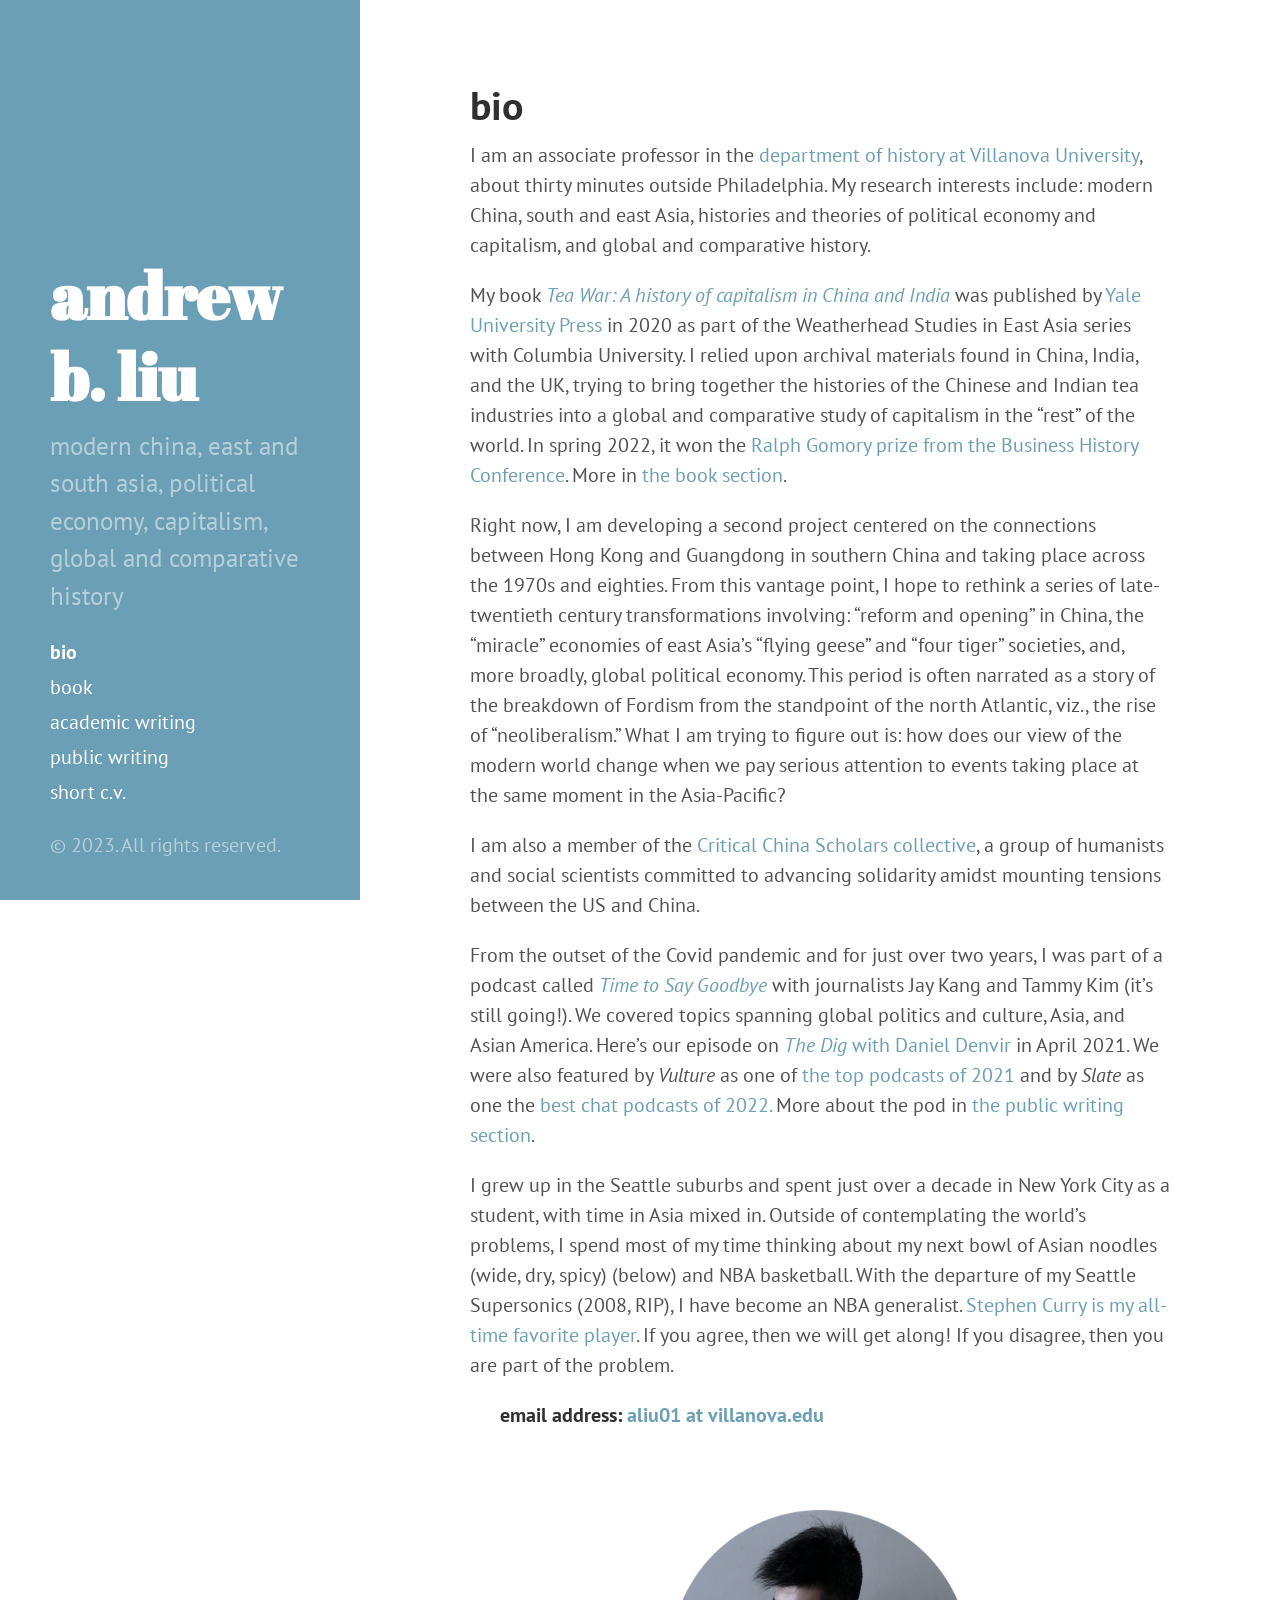
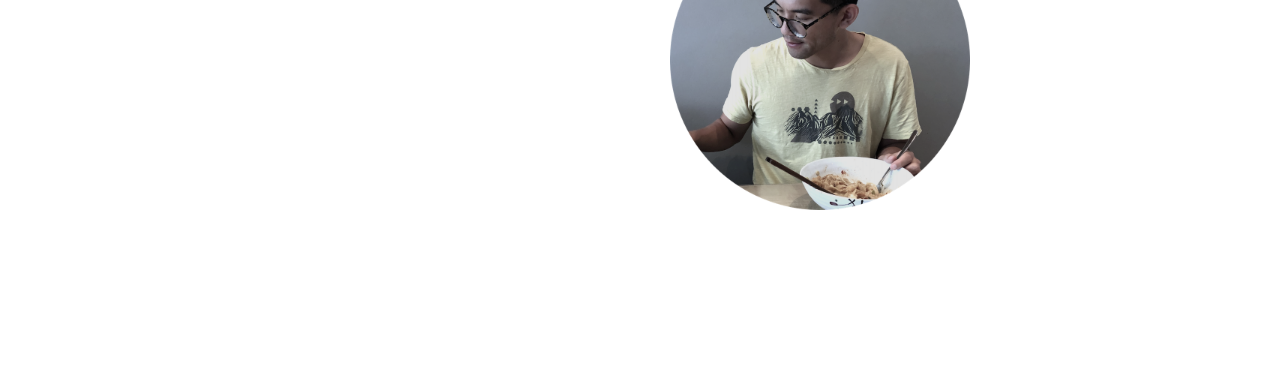
<file: index.html>
<!DOCTYPE html>
<html lang="en-us">

  <head>
  <meta charset="UTF-8">
  <meta http-equiv="X-UA-Compatible" content="IE=edge">
  <meta http-equiv="content-type" content="text/html; charset=utf-8">

  <!-- Enable responsiveness on mobile devices-->
  <meta name="viewport" content="width=device-width, initial-scale=1.0, maximum-scale=1">

  <title>
    
      bio &middot; andrew b. liu
    
  </title>

  <!-- CSS -->
  <link rel="stylesheet" href="/styles.css">
  <link rel="stylesheet" href="http://fonts.googleapis.com/css?family=PT+Sans:400,400italic,700|Abril+Fatface">

  <!-- Icons -->
  <link rel="shortcut icon" href="">

  <!-- RSS -->
  <link rel="alternate" type="application/rss+xml" title="andrew b. liu" href="/atom.xml">
</head>

  <meta name="description" content="andrew andy b. liu historian history villanova tea china capitalism india asia">
  
  <body class="theme-base-0d">

    <div class="sidebar">
  <div class="container sidebar-sticky">
    <div class="sidebar-about">
      <h1>
        <a href="/">
          andrew b. liu
        </a>
      </h1>
      <p class="lead">modern china, east and south asia, political economy, capitalism, global and comparative history</p>
    </div>

    <nav class="sidebar-nav">
      <a class="sidebar-nav-item active" href="/">bio</a>
      <a class="sidebar-nav-item" href="/book/">book</a>

      

      
      
        
          
        
      
        
          
            <a class="sidebar-nav-item" href="/articles/">academic writing</a>
          
        
      
        
      
        
          
        
      
        
          
        
      
        
          
            <a class="sidebar-nav-item" href="/public/">public writing</a>
          
        
      
        
          
            <a class="sidebar-nav-item" href="/shortcv/">short c.v.</a>
          
        
      
        
      
    </nav>

    <p>&copy; 2023. All rights reserved.</p>
  </div>
</div>

    <div class="content container">
      <div class="page">
  <h1 class="page-title">bio</h1>
  <p>I am an associate professor in the <a href="https://www1.villanova.edu/university/liberal-arts-sciences/programs/history.html">department of history at Villanova University</a>, about thirty minutes outside Philadelphia. My research interests include: modern China, south and east Asia, histories and theories of political economy and capitalism, and global and comparative history.</p>

<p>My book <a href="/book/"><em>Tea War: A history of capitalism in China and India</em></a> was published by <a href="https://yalebooks.yale.edu/book/9780300243734/tea-war">Yale University Press</a> in 2020 as part of the Weatherhead Studies in East Asia series with Columbia University. I relied upon archival materials found in China, India, and the UK, trying to bring together the histories of the Chinese and Indian tea industries into a global and comparative study of capitalism in the “rest” of the world. In spring 2022, it won the <a href="https://thebhc.org/sites/default/files/blog-post-files/2022-04/2022BHcawards.pdf">Ralph Gomory prize from the Business History Conference</a>. More in <a href="/book/">the book section</a>.</p>

<p>Right now, I am developing a second project centered on the connections between Hong Kong and Guangdong in southern China and taking place across the 1970s and eighties. From this vantage point, I hope to rethink a series of late-twentieth century transformations involving: “reform and opening” in China, the “miracle” economies of east Asia’s “flying geese” and “four tiger” societies, and, more broadly, global political economy. This period is often narrated as a story of the breakdown of Fordism from the standpoint of the north Atlantic, viz., the rise of “neoliberalism.” What I am trying to figure out is: how does our view of the modern world change when we pay serious attention to events taking place at the same moment in the Asia-Pacific?</p>

<p>I am also a member of the <a href="https://criticalchinascholars.org/">Critical China Scholars collective</a>, a group of humanists and social scientists committed to advancing solidarity amidst mounting tensions between the US and China.</p>

<p>From the outset of the Covid pandemic and for just over two years, I was part of a podcast called <a href="https://goodbye.substack.com/"><em>Time to Say Goodbye</em></a> with journalists Jay Kang and Tammy Kim (it’s still going!). We covered topics spanning global politics and culture, Asia, and Asian America. Here’s our episode on <a href="https://www.thedigradio.com/podcast/asian-america-w-andy-liu-jay-caspian-kang-tammy-kim/"><em>The Dig</em> with Daniel Denvir</a> in April 2021. We were also featured by <em>Vulture</em> as one of <a href="https://www.vulture.com/article/best-podcasts-of-2021.html">the top podcasts of 2021</a> and by <em>Slate</em> as one the <a href="https://slate.com/culture/2022/12/best-podcasts-2022-chat-comedy-history-politics.html">best chat podcasts of 2022.</a> More about the pod in <a href="/public/">the public writing section</a>.</p>

<p>I grew up in the Seattle suburbs and spent just over a decade in New York City as a student, with time in Asia mixed in. Outside of contemplating the world’s problems, I spend most of my time thinking about my next bowl of Asian noodles (wide, dry, spicy) (below) and NBA basketball. With the departure of my Seattle Supersonics (2008, RIP), I have become an NBA generalist. <a href="https://www.nplusonemag.com/online-only/online-only/stephen-curry-and-the-spirit-of-history/">Stephen Curry is my all-time favorite player</a>. If you agree, then we will get along! If you disagree, then you are part of the problem.</p>

<p>      <strong>email address: <a href="mailto:aliu01@villanova.edu">aliu01 at villanova.edu</a></strong>
<br /><br /><br /></p>

<p align="center">
  <img width="300" height="300" src="/assets/faded noodle circles.png" />
</p>


</div>
    </div>

  </body>
</html>
</file>
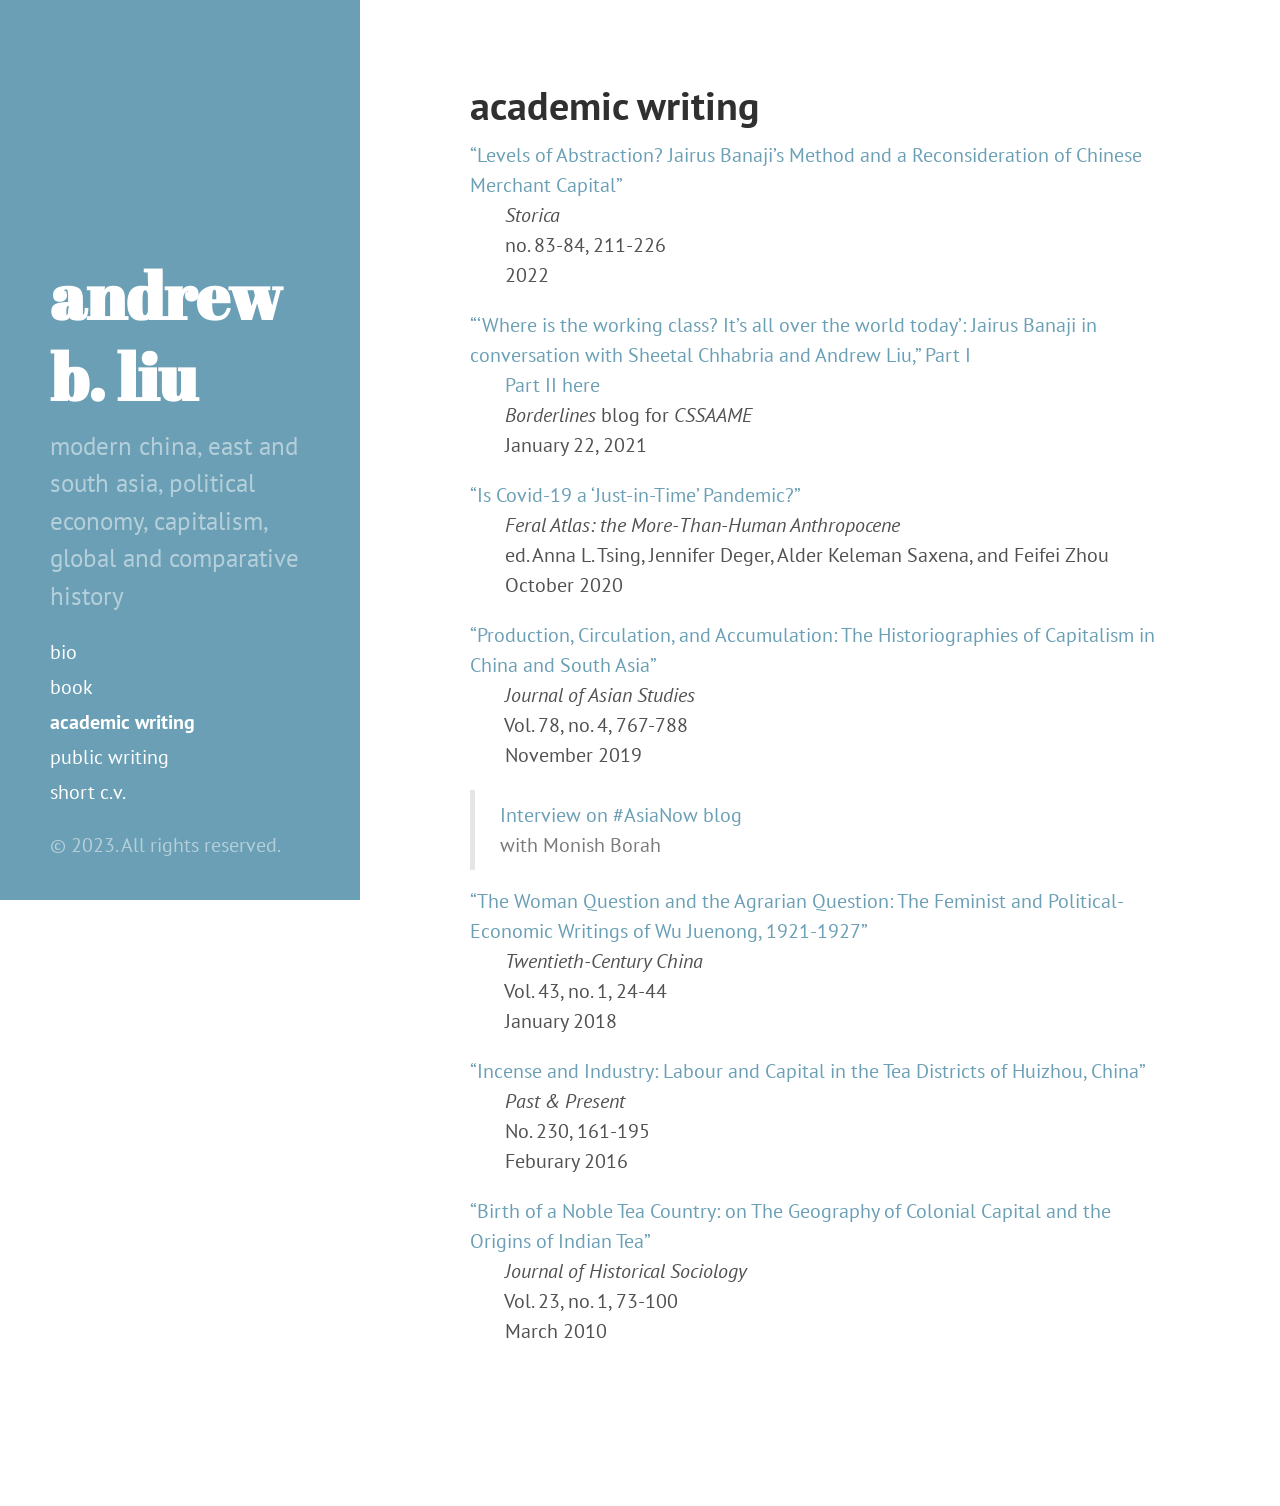
<file: articles/index.html>
<!DOCTYPE html>
<html lang="en-us">

  <head>
  <meta charset="UTF-8">
  <meta http-equiv="X-UA-Compatible" content="IE=edge">
  <meta http-equiv="content-type" content="text/html; charset=utf-8">

  <!-- Enable responsiveness on mobile devices-->
  <meta name="viewport" content="width=device-width, initial-scale=1.0, maximum-scale=1">

  <title>
    
      academic writing &middot; andrew b. liu
    
  </title>

  <!-- CSS -->
  <link rel="stylesheet" href="/styles.css">
  <link rel="stylesheet" href="http://fonts.googleapis.com/css?family=PT+Sans:400,400italic,700|Abril+Fatface">

  <!-- Icons -->
  <link rel="shortcut icon" href="">

  <!-- RSS -->
  <link rel="alternate" type="application/rss+xml" title="andrew b. liu" href="/atom.xml">
</head>

  <meta name="description" content="andrew andy b. liu historian history villanova tea china capitalism india asia">
  
  <body class="theme-base-0d">

    <div class="sidebar">
  <div class="container sidebar-sticky">
    <div class="sidebar-about">
      <h1>
        <a href="/">
          andrew b. liu
        </a>
      </h1>
      <p class="lead">modern china, east and south asia, political economy, capitalism, global and comparative history</p>
    </div>

    <nav class="sidebar-nav">
      <a class="sidebar-nav-item" href="/">bio</a>
      <a class="sidebar-nav-item" href="/book/">book</a>

      

      
      
        
          
        
      
        
          
            <a class="sidebar-nav-item active" href="/articles/">academic writing</a>
          
        
      
        
      
        
          
        
      
        
          
        
      
        
          
            <a class="sidebar-nav-item" href="/public/">public writing</a>
          
        
      
        
          
            <a class="sidebar-nav-item" href="/shortcv/">short c.v.</a>
          
        
      
        
      
    </nav>

    <p>&copy; 2023. All rights reserved.</p>
  </div>
</div>

    <div class="content container">
      <div class="page">
  <h1 class="page-title">academic writing</h1>
  <p><a href="https://www.viella.it/download/7299/4042cd4fe0ac/storica-83-84-forum.pdf">“Levels of Abstraction? Jairus Banaji’s Method and a Reconsideration of Chinese Merchant Capital”</a><br />
       <em>Storica</em><br />
       no. 83-84, 211-226 <br />
       2022</p>

<p><a href="https://www.borderlines-cssaame.org/posts/2021/1/18/where-is-the-working-class-its-all-over-the-world-today">“‘Where is the working class? It’s all over the world today’: Jairus Banaji in conversation with Sheetal Chhabria and Andrew Liu,” Part I</a><br />
       <a href="https://www.borderlines-cssaame.org/posts/2021/1/18/part-ii-where-is-the-working-class-its-all-over-the-world-today">Part II here</a><br />
       <em>Borderlines</em> blog for <em>CSSAAME</em>  <br />
        January 22, 2021</p>

<p><a href="https://feralatlas.supdigital.org/poster/is-covid-19-a-just-in-time-pandemic">“Is Covid-19 a ‘Just-in-Time’ Pandemic?”</a><br />
       <em>Feral Atlas: the More-Than-Human Anthropocene</em> <br />
       ed. Anna L. Tsing, Jennifer Deger, Alder Keleman Saxena, and Feifei Zhou<br />
       October 2020</p>

<p><a href="/assets/ABL%20JAS%202019.pdf">“Production, Circulation, and Accumulation: The Historiographies of Capitalism in China and South Asia”</a><br />
        <em>Journal of Asian Studies</em><br />
        Vol. 78, no. 4, 767-788<br />
        November 2019</p>

<blockquote>
  <p><a href="https://www.asianstudies.org/production-circulation-and-accumulation-andrew-liu-on-the-historiographies-of-capitalism-in-china-and-south-asia/">Interview on #AsiaNow blog</a> <br />
with Monish Borah</p>
</blockquote>

<p><a href="/assets/ABL%20TCC%202018.pdf">“The Woman Question and the Agrarian Question: The Feminist and Political-Economic Writings of Wu Juenong, 1921-1927”</a><br />
        <em>Twentieth-Century China</em><br />
        Vol. 43, no. 1, 24-44<br />
        January 2018</p>

<p><a href="/assets/ABL%20PP%202016.pdf">“Incense and Industry: Labour and Capital in the Tea Districts of Huizhou, China”</a><br />
        <em>Past &amp; Present</em><br />
        No. 230, 161-195<br />
        Feburary 2016</p>

<p><a href="/assets/ABL%20JOHS%202010.pdf">“Birth of a Noble Tea Country: on The Geography of Colonial Capital and the Origins of Indian Tea”</a><br />
        <em>Journal of Historical Sociology</em><br />
        Vol. 23, no. 1, 73-100<br />
        March 2010</p>


</div>
    </div>

  </body>
</html>
</file>
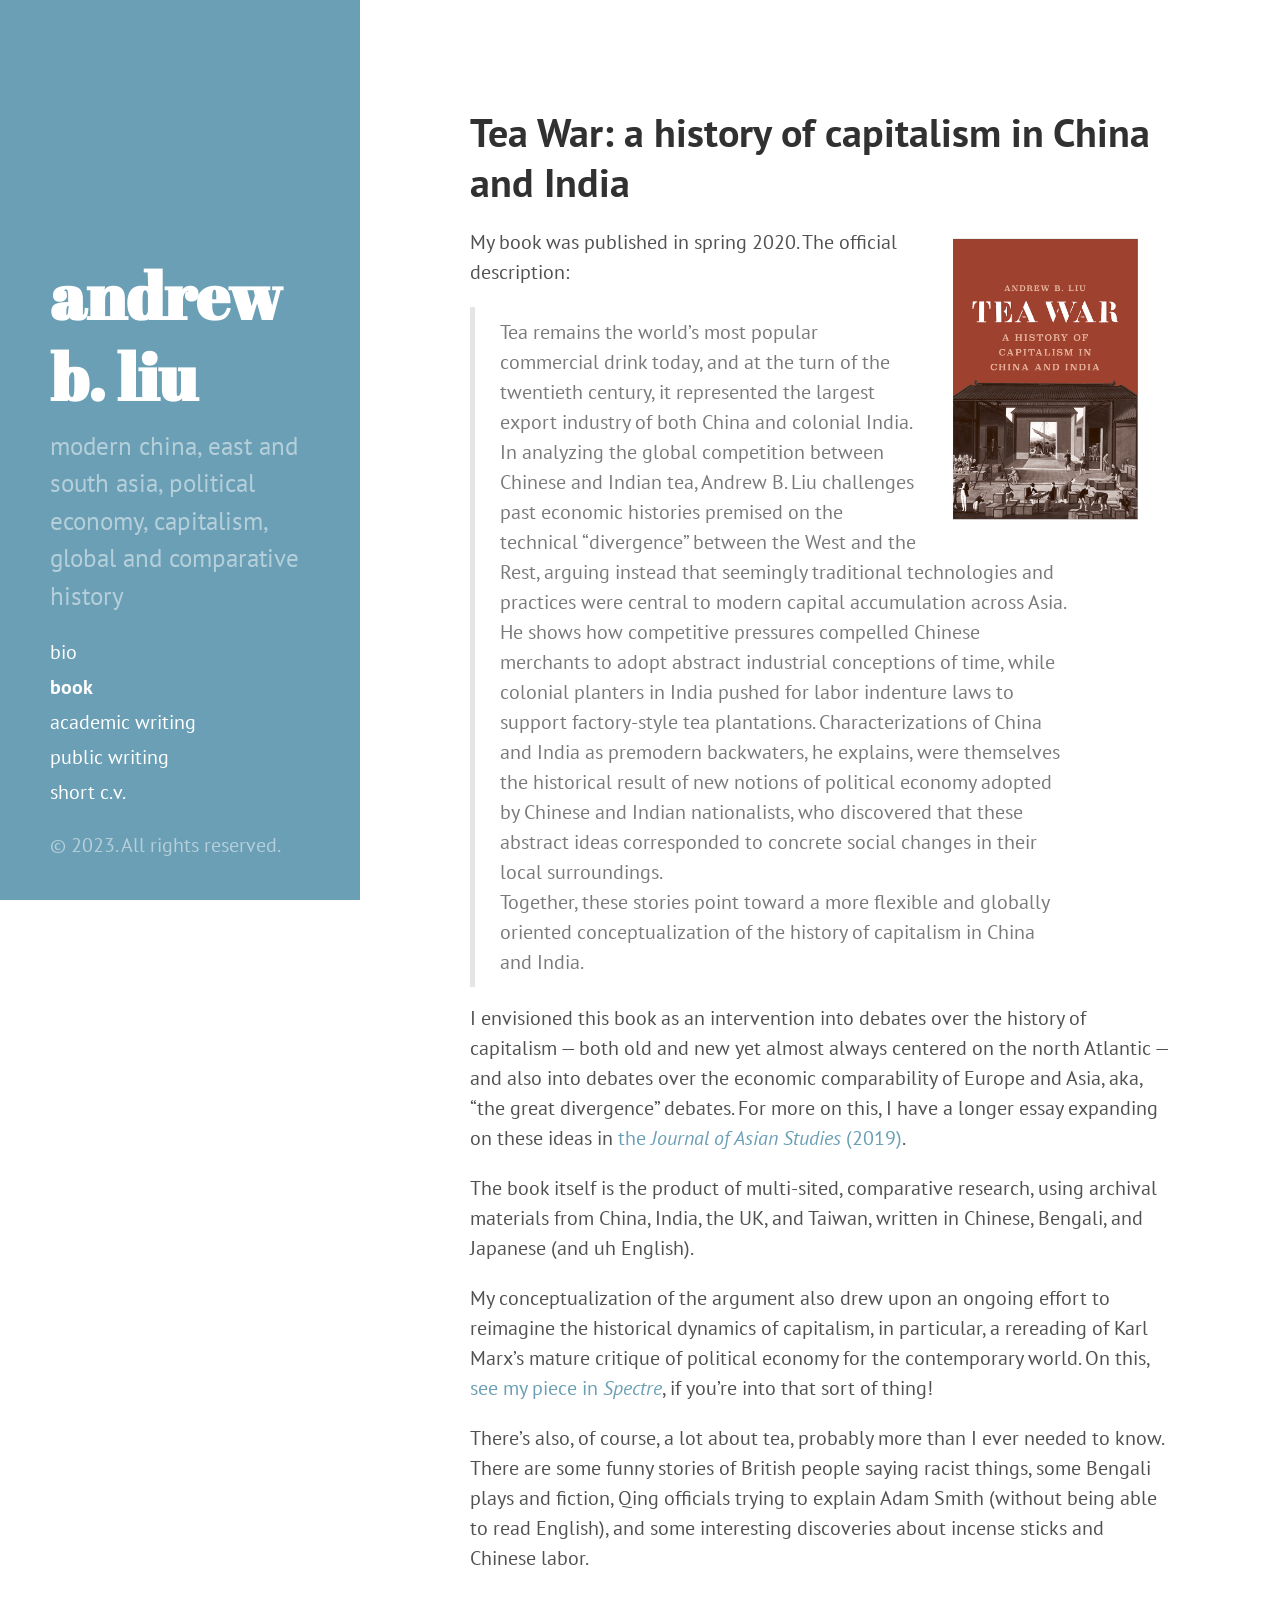
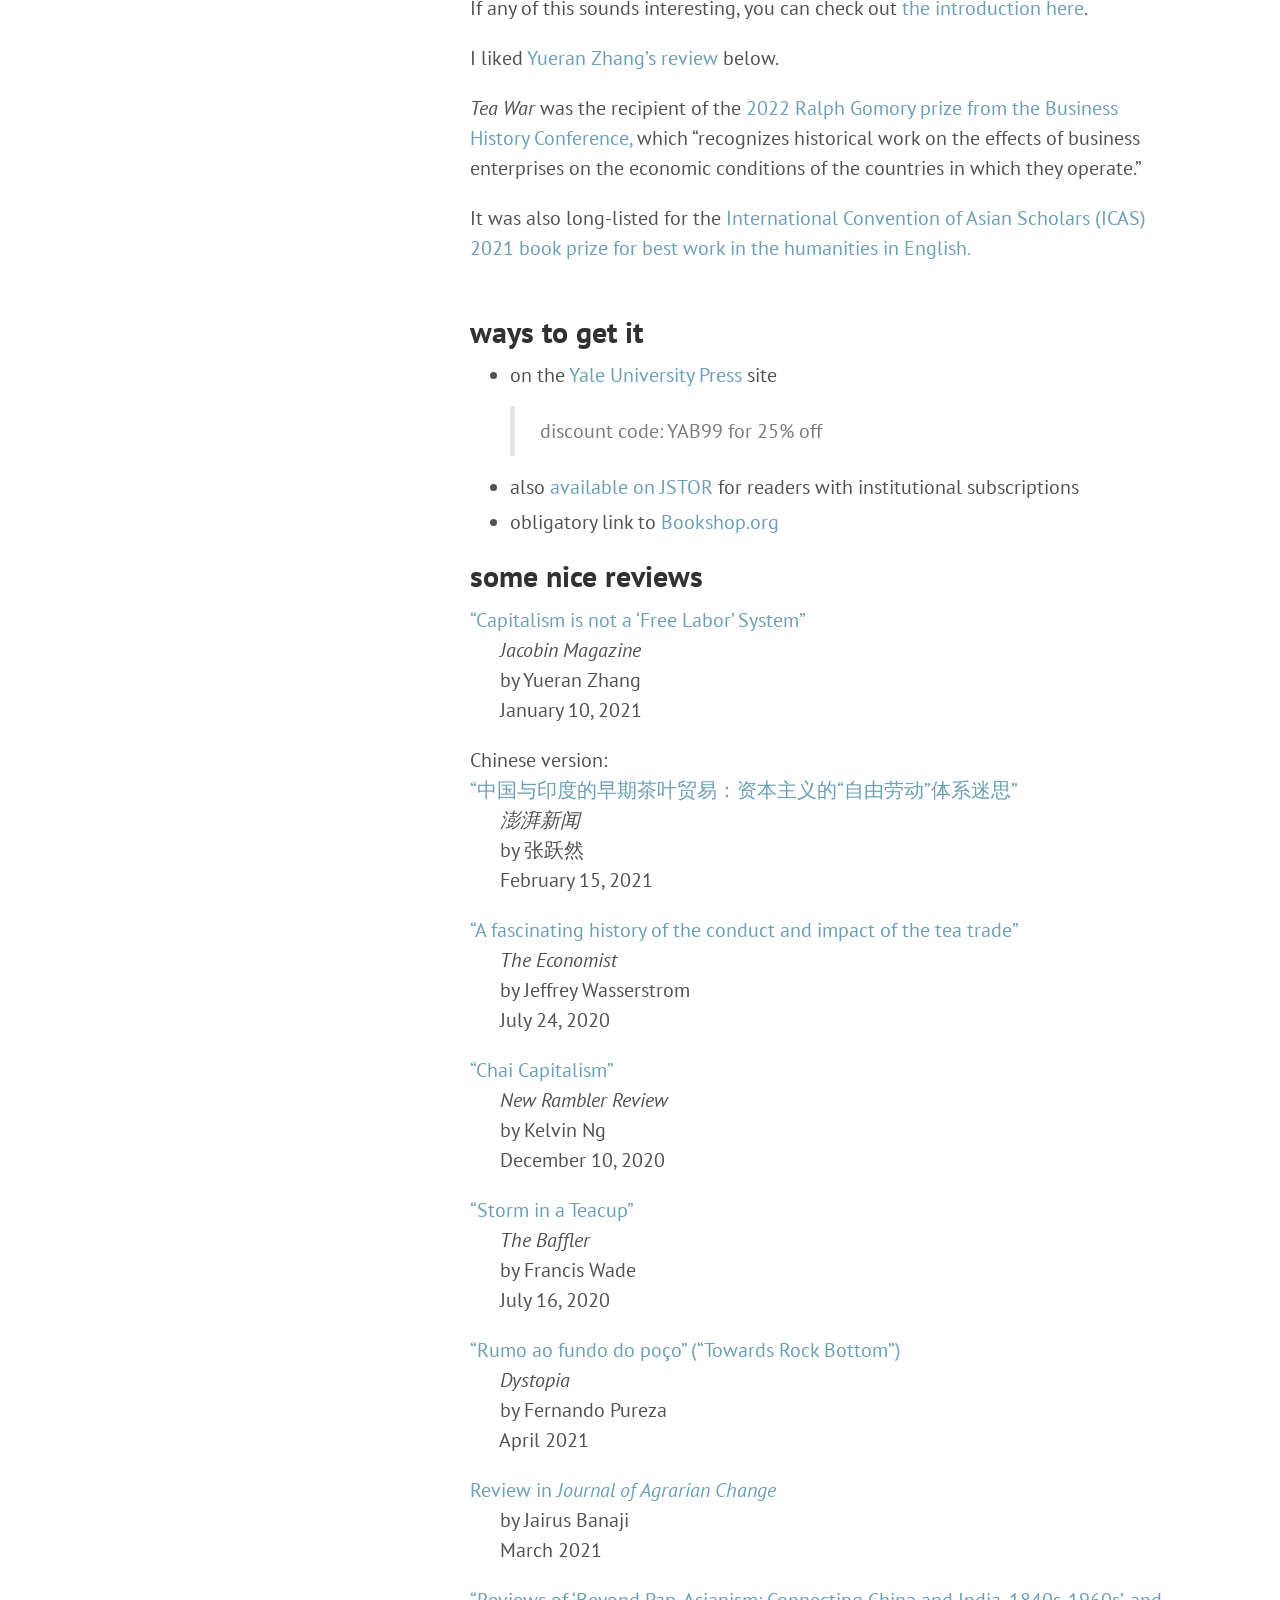
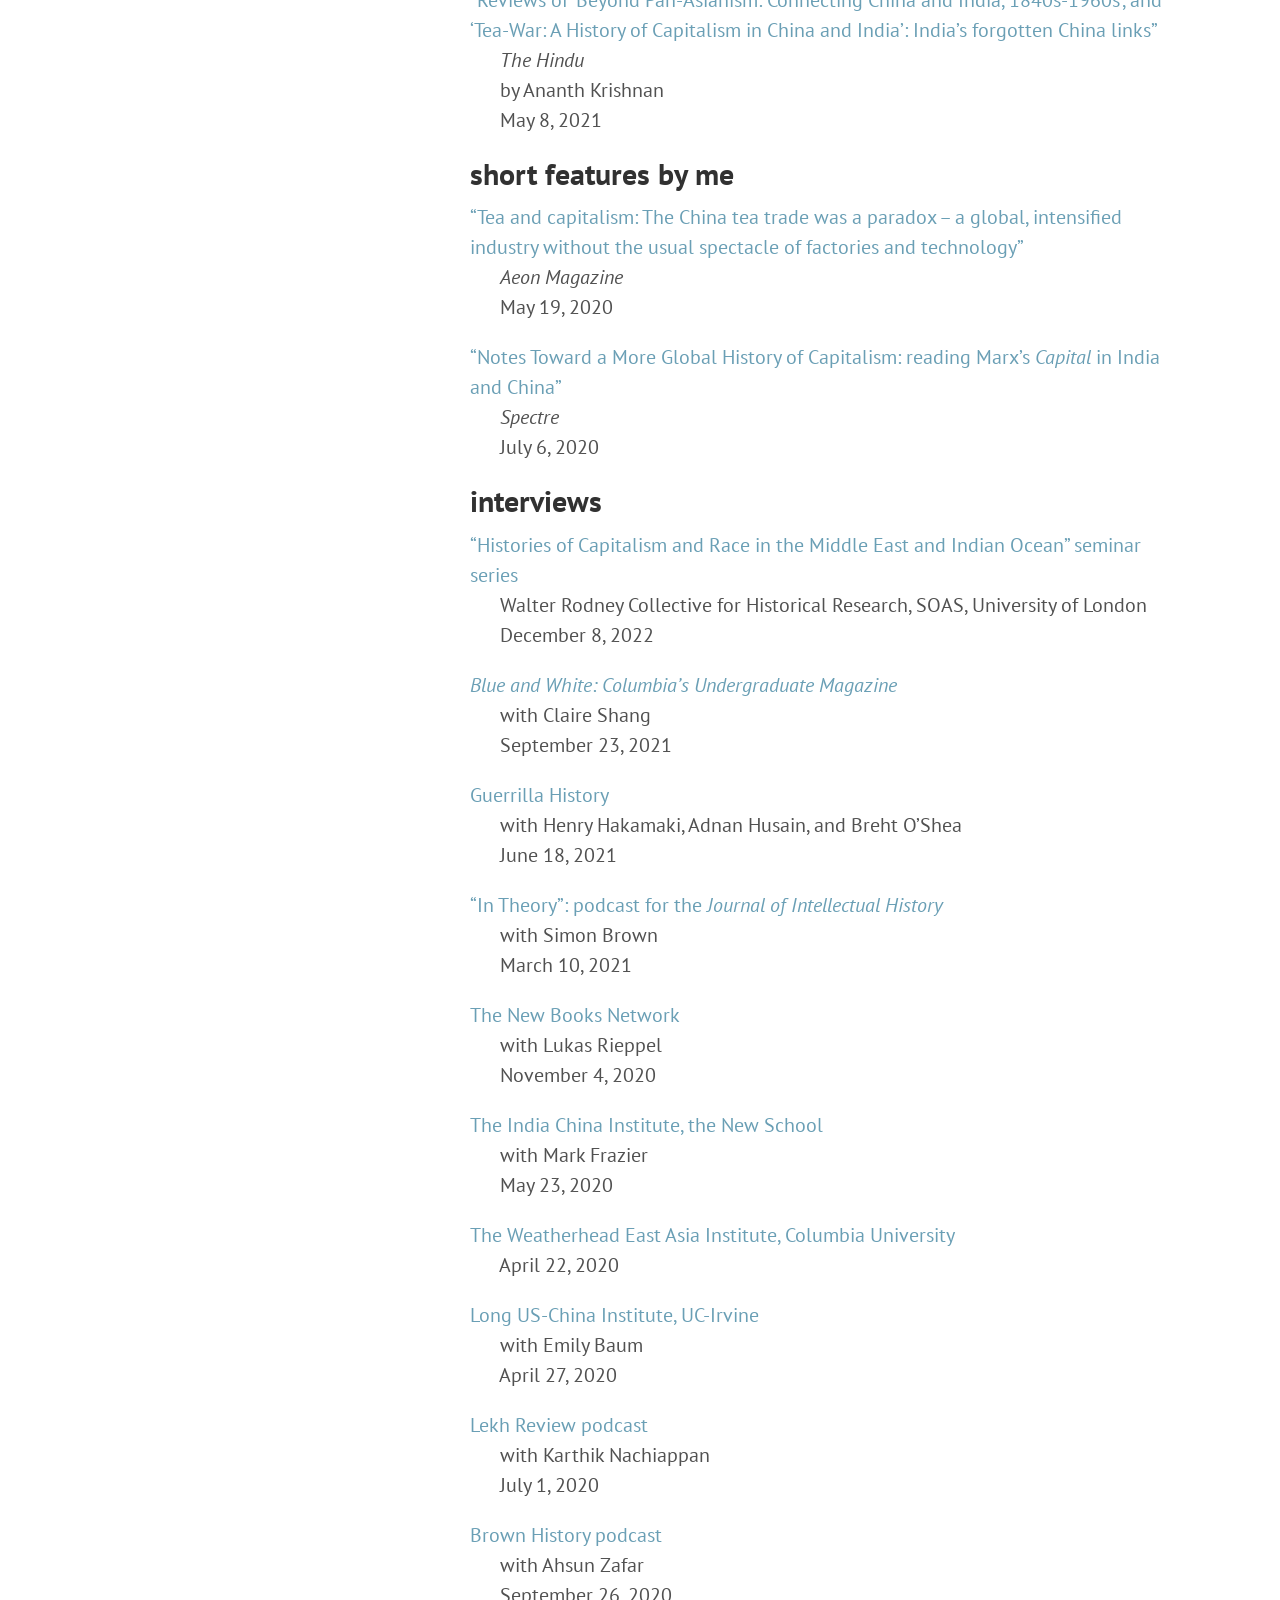
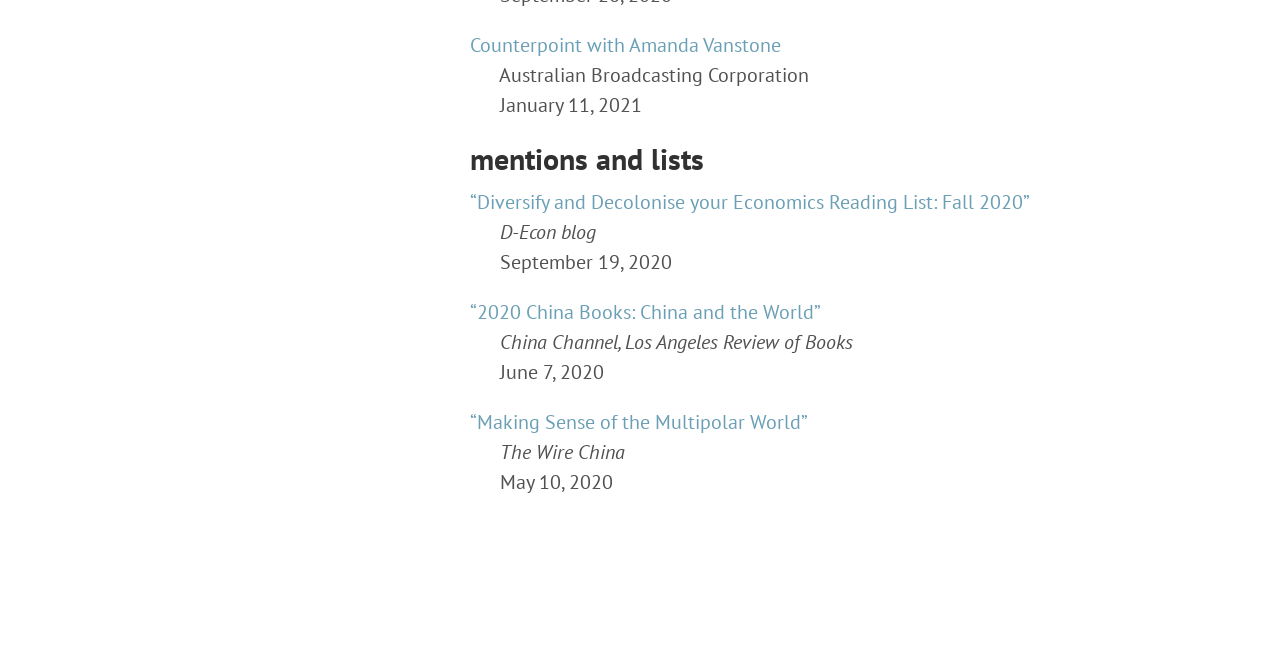
<file: book/index.html>
<!DOCTYPE html>
<html lang="en-us">

  <head>
  <meta charset="UTF-8">
  <meta http-equiv="X-UA-Compatible" content="IE=edge">
  <meta http-equiv="content-type" content="text/html; charset=utf-8">

  <!-- Enable responsiveness on mobile devices-->
  <meta name="viewport" content="width=device-width, initial-scale=1.0, maximum-scale=1">

  <title>
    
      book &middot; andrew b. liu
    
  </title>

  <!-- CSS -->
  <link rel="stylesheet" href="/styles.css">
  <link rel="stylesheet" href="http://fonts.googleapis.com/css?family=PT+Sans:400,400italic,700|Abril+Fatface">

  <!-- Icons -->
  <link rel="shortcut icon" href="">

  <!-- RSS -->
  <link rel="alternate" type="application/rss+xml" title="andrew b. liu" href="/atom.xml">
</head>

  <meta name="description" content="andrew andy b. liu historian history villanova tea china capitalism india asia">
  
  <body class="theme-base-0d">

    <div class="sidebar">
  <div class="container sidebar-sticky">
    <div class="sidebar-about">
      <h1>
        <a href="/">
          andrew b. liu
        </a>
      </h1>
      <p class="lead">modern china, east and south asia, political economy, capitalism, global and comparative history</p>
    </div>

    <nav class="sidebar-nav">
      <a class="sidebar-nav-item" href="/">bio</a>
      <a class="sidebar-nav-item active" href="/book/">book</a>

      

      
      
        
          
        
      
        
          
            <a class="sidebar-nav-item" href="/articles/">academic writing</a>
          
        
      
        
      
        
          
        
      
        
          
        
      
        
          
            <a class="sidebar-nav-item" href="/public/">public writing</a>
          
        
      
        
          
            <a class="sidebar-nav-item" href="/shortcv/">short c.v.</a>
          
        
      
        
      
    </nav>

    <p>&copy; 2023. All rights reserved.</p>
  </div>
</div>

    <div class="content container">
      <div class="page">
  <h1 id="tea-war-a-history-of-capitalism-in-china-and-india">Tea War: a history of capitalism in China and India</h1>

<p align="right">
  <a href="https://yalebooks.yale.edu/book/9780300243734/tea-war">
    <img align="right" width="250" src="/assets/Liu cover DESIGN.png" /></a></p>

<p>My book was published in spring 2020. The official description:</p>

<blockquote>
  <p>Tea remains the world’s most popular commercial drink today, and at the turn of the twentieth century, it represented the largest export industry of both China and colonial India. In analyzing the global competition between Chinese and Indian tea, Andrew B. Liu challenges past economic histories premised on the technical “divergence” between the West and the Rest, arguing instead that seemingly traditional technologies and practices were central to modern capital accumulation across Asia. <br />
He shows how competitive pressures compelled Chinese merchants to adopt abstract industrial conceptions of time, while colonial planters in India pushed for labor indenture laws to support factory-style tea plantations. 
Characterizations of China and India as premodern backwaters, he explains, were themselves the historical result of new notions of political economy adopted by Chinese and Indian nationalists, who discovered that these abstract ideas corresponded to concrete social changes in their local surroundings. <br />
Together, these stories point toward a more flexible and globally oriented conceptualization of the history of capitalism in China and India.</p>
</blockquote>

<p>I envisioned this book as an intervention into debates over the history of capitalism — both old and new yet almost always centered on the north Atlantic — and also into debates over the economic comparability of Europe and Asia, aka, “the great divergence” debates. For more on this, I have a longer essay expanding on these ideas in <a href="/assets/ABL%20JAS%202019.pdf">the <em>Journal of Asian Studies</em> (2019)</a>.</p>

<p>The book itself is the product of multi-sited, comparative research, using archival materials from China, India, the UK, and Taiwan, written in Chinese, Bengali, and Japanese (and uh English).</p>

<p>My conceptualization of the argument also drew upon an ongoing effort to reimagine the historical dynamics of capitalism, in particular, a rereading of Karl Marx’s mature critique of political economy for the contemporary world. On this, <a href="https://spectrejournal.com/notes-toward-a-more-global-history-of-capitalism/">see my piece in <em>Spectre</em></a>, if you’re into that sort of thing!</p>

<p>There’s also, of course, a lot about tea, probably more than I ever needed to know. There are some funny stories of British people saying racist things, some Bengali plays and fiction, Qing officials trying to explain Adam Smith (without being able to read English), and some interesting discoveries about incense sticks and Chinese labor.</p>

<p>If any of this sounds interesting, you can check out <a href="/assets/%5BTea%20War%5D%20Introduction.pdf">the introduction here</a>.</p>

<p>I liked <a href="https://jacobinmag.com/2021/01/tea-war-book-review-capitalism-china-india">Yueran Zhang’s review</a> below.</p>

<p><em>Tea War</em> was the recipient of the <a href="https://thebhc.org/sites/default/files/blog-post-files/2022-04/2022BHcawards.pdf">2022 Ralph Gomory prize from the Business History Conference,</a> which “recognizes historical work on the effects of business enterprises on the economic conditions of the countries in which they operate.”</p>

<p>It was also long-listed for the <a href="https://icas.asia/icas-book-prize-2021">International Convention of Asian Scholars (ICAS) 2021 book prize for best work in the humanities in English.</a>
<br /><br /></p>
<h2 id="ways-to-get-it">ways to get it</h2>

<ul>
  <li>on the <a href="https://yalebooks.yale.edu/book/9780300243734/tea-war">Yale University Press</a> site
    <blockquote>
      <p>discount code: YAB99 for 25% off</p>
    </blockquote>
  </li>
  <li>also <a href="https://www.jstor.org/stable/j.ctvzpv6sm">available on JSTOR</a> for readers with institutional subscriptions</li>
  <li>obligatory link to <a href="https://bookshop.org/books/tea-war-a-history-of-capitalism-in-china-and-india/9780300243734?aid=10015">Bookshop.org</a></li>
</ul>

<h2 id="some-nice-reviews">some nice reviews</h2>
<p><a href="https://jacobinmag.com/2021/01/tea-war-book-review-capitalism-china-india">“Capitalism is not a ‘Free Labor’ System”</a> <br />
      <em>Jacobin Magazine</em><br />
      by Yueran Zhang <br />
      January 10, 2021</p>

<p>Chinese version:<br />
<a href="https://www.thepaper.cn/newsDetail_forward_11339399">“中国与印度的早期茶叶贸易：资本主义的“自由劳动”体系迷思”</a> <br />
      <em>澎湃新闻</em>  <br />
      by 张跃然 <br />
      February 15, 2021</p>

<p><a href="https://www.economist.com/prospero/2020/07/24/a-fascinating-history-of-the-conduct-and-impact-of-the-tea-trade">“A fascinating history of the conduct and impact of the tea trade”</a><br />
      <em>The Economist</em><br />
      by Jeffrey Wasserstrom<br />
      July 24, 2020</p>

<p><a href="https://newramblerreview.com/book-reviews/history/chai-capitalism">“Chai Capitalism”</a><br />
      <em>New Rambler Review</em> <br />
      by Kelvin Ng<br />
      December 10, 2020</p>

<p><a href="https://thebaffler.com/latest/storm-in-a-teacup-wade">“Storm in a Teacup”</a><br />
      <em>The Baffler</em><br />
      by Francis Wade<br />
      July 16, 2020</p>

<p><a href="https://dystopiamag.com/rumo-ao-fundo-do-poco/">“Rumo ao fundo do poço” (“Towards Rock Bottom”)</a> <br />
      <em>Dystopia</em> <br />
      by Fernando Pureza<br />
      April 2021</p>

<p><a href="/assets/Journal%20of%20Agrarian%20Change%20jairus%20banaji%20review%20of%20tea%20war%20joac.12424.pdf">Review in <em>Journal of Agrarian Change</em></a><br />
      by Jairus Banaji<br />
      March 2021</p>

<p><a href="https://www.thehindu.com/books/books-reviews/reviews-of-beyond-pan-asianism-connecting-china-and-india-1840s-1960s-and-tea-war-a-history-of-capitalism-in-china-and-india-indias-forgotten-china-links/article34505239.ece">“Reviews of ‘Beyond Pan-Asianism: Connecting China and India, 1840s-1960s’, and ‘Tea-War: A History of Capitalism in China and India’: India’s forgotten China links”</a>  <br />
      <em>The Hindu</em>  <br />
      by Ananth Krishnan   <br />
      May 8, 2021</p>

<h2 id="short-features-by-me">short features by me</h2>

<p><a href="https://aeon.co/essays/the-china-tea-trade-was-a-paradox-of-global-capitalism">“Tea and capitalism: The China tea trade was a paradox – a global, intensified industry without the usual spectacle of factories and technology”</a><br />
      <em>Aeon Magazine</em><br />
      May 19, 2020</p>

<p><a href="https://spectrejournal.com/notes-toward-a-more-global-history-of-capitalism/">“Notes Toward a More Global History of Capitalism: reading Marx’s <em>Capital</em> in India and China”</a><br />
      <em>Spectre</em> <br />
      July 6, 2020</p>

<h2 id="interviews">interviews</h2>

<p><a href="https://www.youtube.com/watch?v=vSXMiIgCJ-Q">“Histories of Capitalism and Race in the Middle East and Indian Ocean” seminar series</a><br />
      Walter Rodney Collective for Historical Research, SOAS, University of London<br />
      December 8, 2022</p>

<p><a href="https://www.theblueandwhite.org/post/andrew-liu"><em>Blue and White: Columbia’s Undergraduate Magazine</em> </a><br />
      with Claire Shang<br />
      September 23, 2021</p>

<p><a href="https://guerrillahistory.libsyn.com/andrew-b-liu">Guerrilla History</a>  <br />
      with Henry Hakamaki, Adnan Husain, and Breht O’Shea<br />
      June 18, 2021</p>

<p><a href="https://jhiblog.org/2021/03/10/andrew-b-liu-on-tea-war-and-political-economy/">“In Theory”: podcast for the <em>Journal of Intellectual History</em></a><br />
      with Simon Brown<br />
      March 10, 2021</p>

<p><a href="https://newbooksnetwork.com/andrew-liu-tea-war-a-history-of-capitalism-in-china-and-india-yale-up-2020">The New Books Network</a><br />
      with Lukas Rieppel<br />
      November 4, 2020</p>

<p><a href="https://www.indiachinainstitute.org/2020/05/23/andrew-b-liu-tea-war-a-history-of-capitalism-in-china-and-india/">The India China Institute, the New School</a><br />
      with Mark Frazier<br />
      May 23, 2020</p>

<p><a href="https://weai.columbia.edu/weai-author-qa-andrew-lius-tea-war-history-capitalism-china-and-india">The Weatherhead East Asia Institute, Columbia University</a><br />
      April 22, 2020</p>

<p><a href="https://youtu.be/frhLorB1wvo">Long US-China Institute, UC-Irvine</a><br />
      with Emily Baum<br />
      April 27, 2020</p>

<p><a href="https://lekhreview.com/2020/07/01/andrew-liu-tea-war/">Lekh Review podcast</a><br />
      with Karthik Nachiappan<br />
      July 1, 2020</p>

<p><a href="https://www.brownhistorypodcast.com/episodes/ep-06-tea-and-capitalism-with-andrew-b-liu">Brown History podcast</a><br />
      with Ahsun Zafar<br />
      September 26, 2020</p>

<p><a href="https://www.abc.net.au/radionational/programs/counterpoint/11-01-20/12992992">Counterpoint with Amanda Vanstone</a><br />
      Australian Broadcasting Corporation<br />
      January 11, 2021</p>

<h2 id="mentions-and-lists">mentions and lists</h2>

<p><a href="https://d-econ.org/diversify-and-decolonise-your-economics-reading-list-fall-2020/">“Diversify and Decolonise your Economics Reading List: Fall 2020”</a><br />
      <em>D-Econ blog</em><br />
      September 19, 2020</p>

<p><a href="https://chinachannel.org/2020/06/07/2020-books-1/">“2020 China Books: China and the World”</a>  <br />
      <em>China Channel, Los Angeles Review of Books</em><br />
      June 7, 2020</p>

<p><a href="https://www.thewirechina.com/2020/05/10/making-sense-of-the-multipolar-world/">“Making Sense of the Multipolar World”</a><br />
      <em>The Wire China</em><br />
      May 10, 2020</p>


</div>  
    </div>

  </body>
</html>
</file>
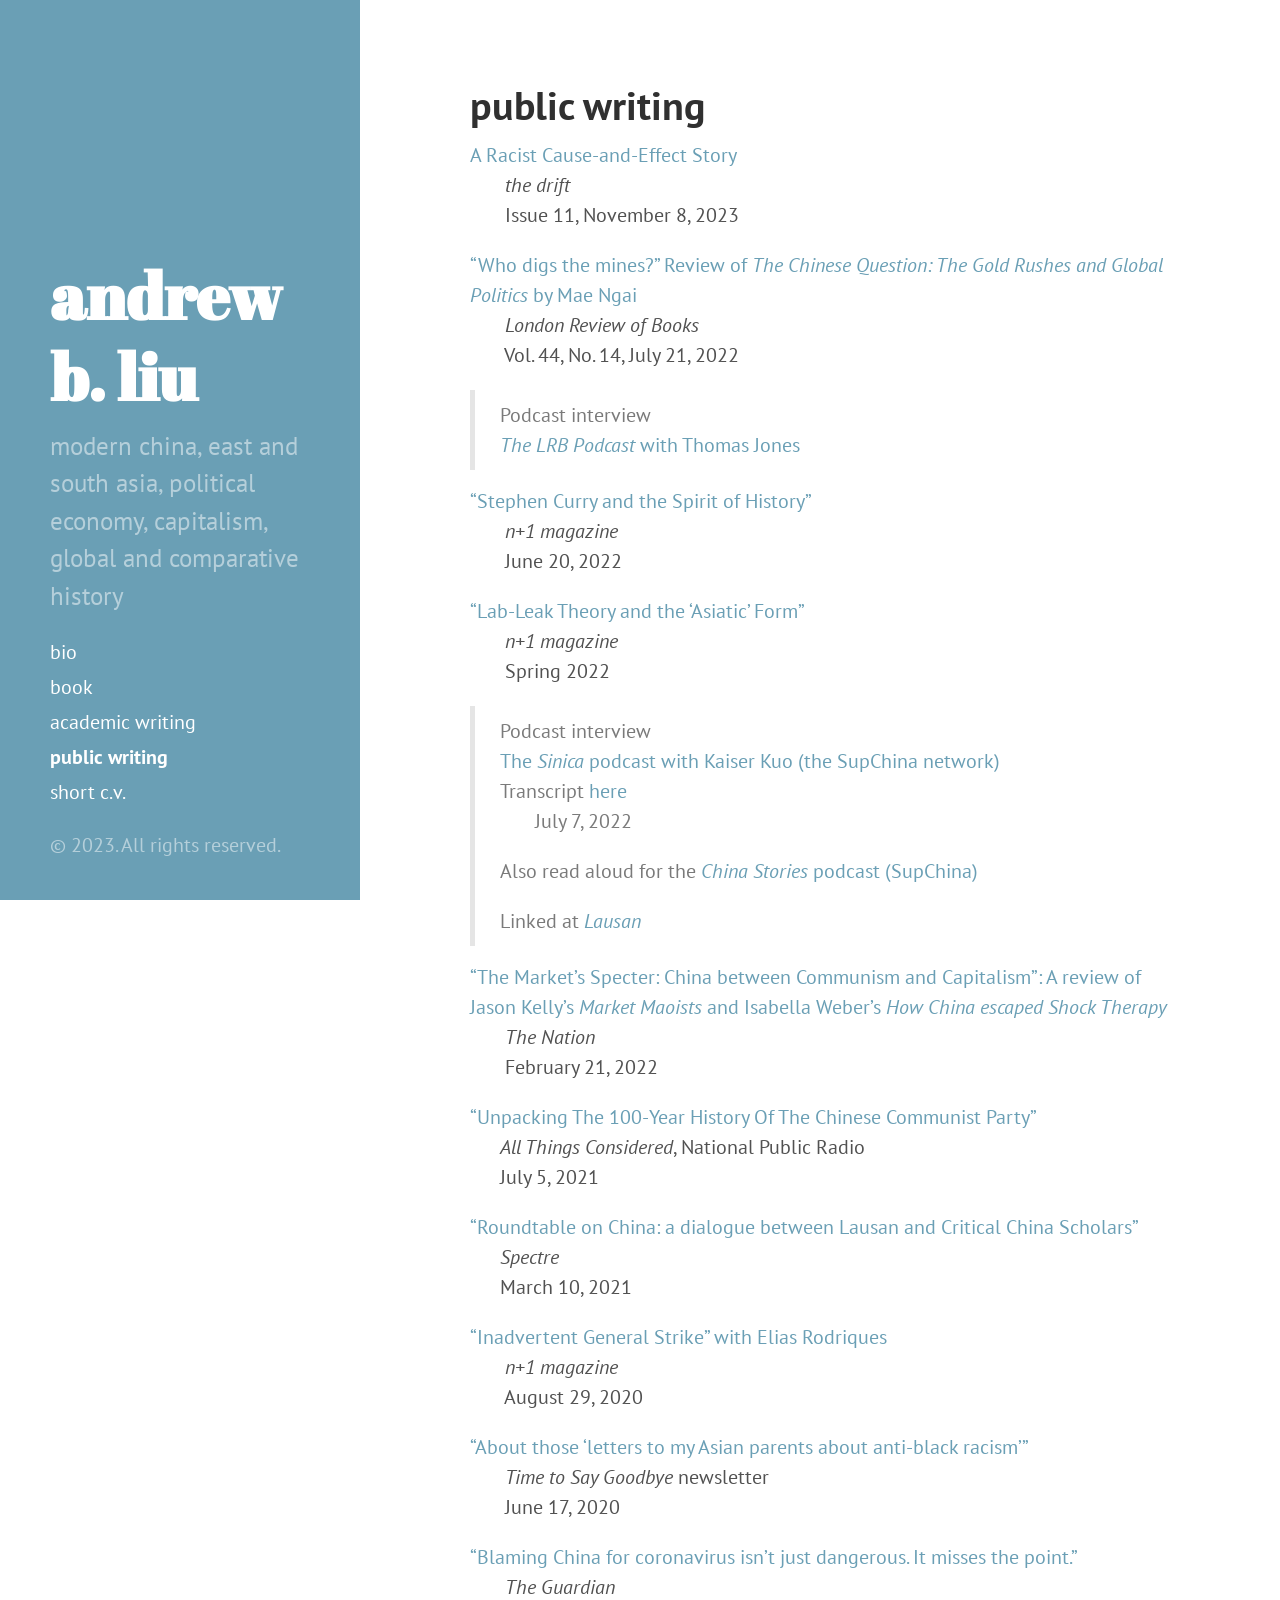
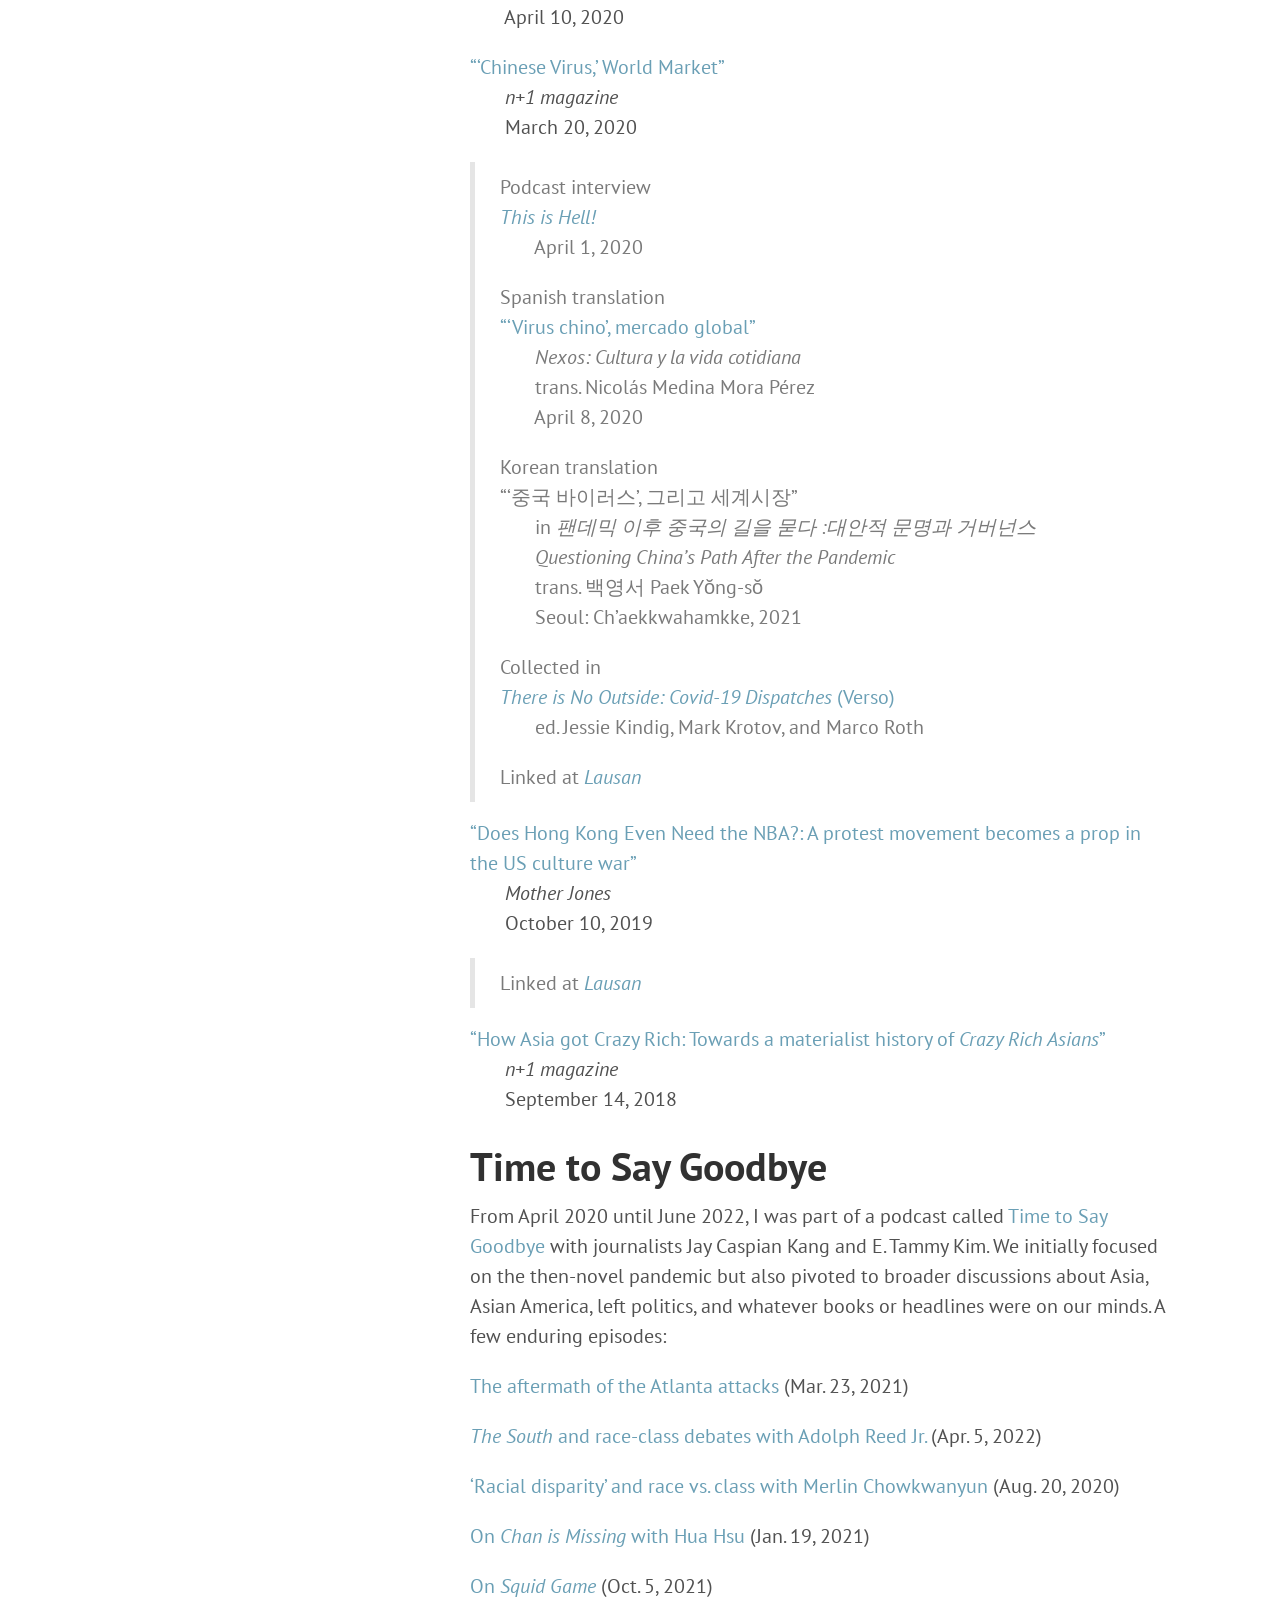
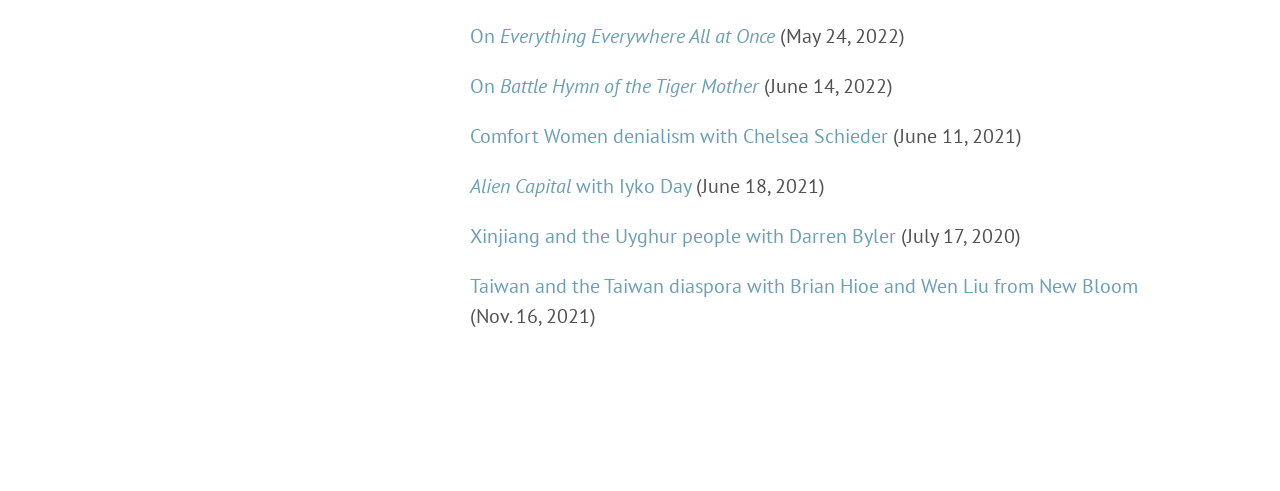
<file: public/index.html>
<!DOCTYPE html>
<html lang="en-us">

  <head>
  <meta charset="UTF-8">
  <meta http-equiv="X-UA-Compatible" content="IE=edge">
  <meta http-equiv="content-type" content="text/html; charset=utf-8">

  <!-- Enable responsiveness on mobile devices-->
  <meta name="viewport" content="width=device-width, initial-scale=1.0, maximum-scale=1">

  <title>
    
      public writing &middot; andrew b. liu
    
  </title>

  <!-- CSS -->
  <link rel="stylesheet" href="/styles.css">
  <link rel="stylesheet" href="http://fonts.googleapis.com/css?family=PT+Sans:400,400italic,700|Abril+Fatface">

  <!-- Icons -->
  <link rel="shortcut icon" href="">

  <!-- RSS -->
  <link rel="alternate" type="application/rss+xml" title="andrew b. liu" href="/atom.xml">
</head>

  <meta name="description" content="andrew andy b. liu historian history villanova tea china capitalism india asia">
  
  <body class="theme-base-0d">

    <div class="sidebar">
  <div class="container sidebar-sticky">
    <div class="sidebar-about">
      <h1>
        <a href="/">
          andrew b. liu
        </a>
      </h1>
      <p class="lead">modern china, east and south asia, political economy, capitalism, global and comparative history</p>
    </div>

    <nav class="sidebar-nav">
      <a class="sidebar-nav-item" href="/">bio</a>
      <a class="sidebar-nav-item" href="/book/">book</a>

      

      
      
        
          
        
      
        
          
            <a class="sidebar-nav-item" href="/articles/">academic writing</a>
          
        
      
        
      
        
          
        
      
        
          
        
      
        
          
            <a class="sidebar-nav-item active" href="/public/">public writing</a>
          
        
      
        
          
            <a class="sidebar-nav-item" href="/shortcv/">short c.v.</a>
          
        
      
        
      
    </nav>

    <p>&copy; 2023. All rights reserved.</p>
  </div>
</div>

    <div class="content container">
      <div class="page">
  <h1 class="page-title">public writing</h1>
  <p><a href="https://www.thedriftmag.com/a-racist-cause-and-effect-story/">A Racist Cause-and-Effect Story</a><br />
       <em>the drift</em><br />
        Issue 11, November 8, 2023</p>

<p><a href="https://www.lrb.co.uk/the-paper/v44/n14/andrew-liu/who-digs-the-mines">“Who digs the mines?” Review of <em>The Chinese Question: The Gold Rushes and Global Politics</em> by Mae Ngai</a><br />
       <em>London Review of Books</em><br />
        Vol. 44, No. 14, July 21, 2022</p>

<blockquote>
  <p>Podcast interview<br />
<a href="https://www.lrb.co.uk/podcasts-and-videos/podcasts/the-lrb-podcast/china-s-gold-rush-migrants/"><em>The LRB Podcast</em> with Thomas Jones  </a></p>
</blockquote>

<p><a href="https://www.nplusonemag.com/online-only/online-only/stephen-curry-and-the-spirit-of-history/">“Stephen Curry and the Spirit of History”</a><br />
       <em>n+1 magazine</em><br />
        June 20, 2022</p>

<p><a href="https://www.nplusonemag.com/issue-42/politics/lab-leak-theory-and-the-asiatic-form/">“Lab-Leak Theory and the ‘Asiatic’ Form”</a><br />
       <em>n+1 magazine</em><br />
        Spring 2022</p>

<blockquote>
  <p>Podcast interview<br />
<a href="https://supchina.com/podcast/historian-andrew-liu-on-covid-origins-orientalism-and-the-asiatic-racial-form/">The <em>Sinica</em> podcast with Kaiser Kuo (the SupChina network)</a><br />
Transcript <a href="https://supchina.com/2022/07/07/asiatics-orientals-and-the-origins-of-covid-19/">here</a> <br />
       July 7, 2022</p>

  <p>Also read aloud for the <a href="https://podcasts.apple.com/us/podcast/n-1-lab-leak-theory-and-the-asiatic-form/id1550780030?i=1000568480065"><em>China Stories</em> podcast (SupChina)</a></p>

  <p>Linked at <a href="https://lausancollective.com/2022/china-lab-leak-doesnt-exist/"><em>Lausan</em></a></p>
</blockquote>

<p><a href="https://www.thenation.com/article/world/china-communism-free-markets/">“The Market’s Specter: China between Communism and Capitalism”: A review of Jason Kelly’s <em>Market Maoists</em> and Isabella Weber’s <em>How China escaped Shock Therapy</em></a><br />
       <em>The Nation</em> <br />
        February 21, 2022</p>

<p><a href="https://www.npr.org/2021/07/05/1013203788/unpacking-the-100-year-history-of-the-chinese-communist-party">“Unpacking The 100-Year History Of The Chinese Communist Party”</a><br />
      <em>All Things Considered</em>, National Public Radio<br />
      July 5, 2021</p>

<p><a href="https://spectrejournal.com/roundtable-on-china/">“Roundtable on China: a dialogue between Lausan and Critical China Scholars”</a><br />
      <em>Spectre</em><br />
      March 10, 2021</p>

<p><a href="https://nplusonemag.com/online-only/online-only/inadvertent-general-strike/">“Inadvertent General Strike” with Elias Rodriques</a><br />
       <em>n+1 magazine</em> <br />
       August 29, 2020</p>

<p><a href="https://goodbye.substack.com/p/about-those-letters-to-my-asian-parents">“About those ‘letters to my Asian parents about anti-black racism’”</a><br />
       <em>Time to Say Goodbye</em> newsletter<br />
        June 17, 2020</p>

<p><a href="https://www.theguardian.com/commentisfree/2020/apr/10/blaming-china-coronavirus-pandemic-capitalist-globalisation-scapegoat">“Blaming China for coronavirus isn’t just dangerous. It misses the point.”</a><br />
       <em>The Guardian</em><br />
       April 10, 2020</p>

<p><a href="https://nplusonemag.com/online-only/online-only/chinese-virus-world-market/">“‘Chinese Virus,’ World Market”</a><br />
       <em>n+1 magazine</em><br />
       March 20, 2020</p>

<blockquote>
  <p>Podcast interview<br />
<em><a href="https://thisishell.com/interviews/1154-andrew-liu">This is Hell!</a></em><br />
       April 1, 2020</p>

  <p>Spanish translation<br />
<a href="https://cultura.nexos.com.mx/?p=19586">“‘Virus chino’, mercado global”</a><br />
       <em>Nexos: Cultura y la vida cotidiana</em><br />
       trans. Nicolás Medina Mora Pérez<br />
       April 8, 2020</p>

  <p>Korean translation<br />
“‘중국 바이러스’, 그리고 세계시장” <br />
       in <em>팬데믹 이후 중국의 길을 묻다 :대안적 문명과 거버넌스</em><br />
        <em>Questioning China’s Path After the Pandemic</em> <br />
       trans. 백영서 Paek Yŏng-sŏ         <br />
       Seoul: Ch’aekkwahamkke, 2021</p>

  <p>Collected in<br />
<a href="https://www.versobooks.com/books/3620-there-is-no-outside"><em>There is No Outside: Covid-19 Dispatches</em> (Verso)</a><br />
       ed. Jessie Kindig, Mark Krotov, and Marco Roth</p>

  <p>Linked at <a href="https://lausancollective.com/2020/chinese-virus-world-market/"><em>Lausan</em></a></p>
</blockquote>

<p><a href="https://www.motherjones.com/politics/2019/10/does-hong-kong-even-need-the-nba/">“Does Hong Kong Even Need the NBA?: A protest movement becomes a prop in the US culture war”</a><br />
       <em>Mother Jones</em><br />
       October 10, 2019</p>

<blockquote>
  <p>Linked at <a href="https://lausancollective.com/2019/does-hong-kong-even-need-the-nba/"><em>Lausan</em></a></p>
</blockquote>

<p><a href="https://nplusonemag.com/online-only/online-only/how-asia-got-crazy-rich/">“How Asia got Crazy Rich: Towards a materialist history of <em>Crazy Rich Asians</em>”</a><br />
       <em>n+1 magazine</em><br />
       September 14, 2018</p>

<h1 id="time-to-say-goodbye">Time to Say Goodbye</h1>

<p>From April 2020 until June 2022, I was part of a podcast called <a href="https://goodbye.substack.com/">Time to Say Goodbye</a> with journalists Jay Caspian Kang and E. Tammy Kim. We initially focused on the then-novel pandemic but also pivoted to broader discussions about Asia, Asian America, left politics, and whatever books or headlines were on our minds. A few enduring episodes:</p>

<p><a href="https://goodbye.substack.com/p/interpreting-the-atlanta-massacre#details">The aftermath of the Atlanta attacks</a> (Mar. 23, 2021)</p>

<p><a href="https://goodbye.substack.com/p/adolph-reed-jr-jim-crow-raceclass#details"><em>The South</em> and race-class debates with Adolph Reed Jr.</a> (Apr. 5, 2022)</p>

<p><a href="https://goodbye.substack.com/p/racial-disparity-and-race-vs-class#details">‘Racial disparity’ and race vs. class with Merlin Chowkwanyun</a> (Aug. 20, 2020)</p>

<p><a href="https://goodbye.substack.com/p/that-identity-shit-thats-old-news#details">On <em>Chan is Missing</em> with Hua Hsu</a> (Jan. 19, 2021)</p>

<p><a href="https://goodbye.substack.com/p/squid-game-we-are-not-horses#details">On <em>Squid Game</em></a> (Oct. 5, 2021)</p>

<p><a href="https://goodbye.substack.com/p/everything-everywhere-all-at-once">On <em>Everything Everywhere All at Once</em></a> (May 24, 2022)</p>

<p><a href="https://goodbye.substack.com/p/battle-hymn-of-a-second-gen-tiger#details">On <em>Battle Hymn of the Tiger Mother</em></a> (June 14, 2022)</p>

<p><a href="https://goodbye.substack.com/p/chelsea-schieder-on-comfort-women#details">Comfort Women denialism with Chelsea Schieder </a>(June 11, 2021)</p>

<p><a href="https://goodbye.substack.com/p/unlocked-iyko-day-on-asians-as-capital#details"><em>Alien Capital</em> with Iyko Day</a> (June 18, 2021)</p>

<p><a href="https://goodbye.substack.com/p/darren-byler-on-the-uyghur-people#details">Xinjiang and the Uyghur people with Darren Byler</a> (July 17, 2020)</p>

<p><a href="https://goodbye.substack.com/p/taiwan-with-new-bloom-brian-hioe#details">Taiwan and the Taiwan diaspora with Brian Hioe and Wen Liu from New Bloom</a> (Nov. 16, 2021)</p>


</div>
    </div>

  </body>
</html>
</file>
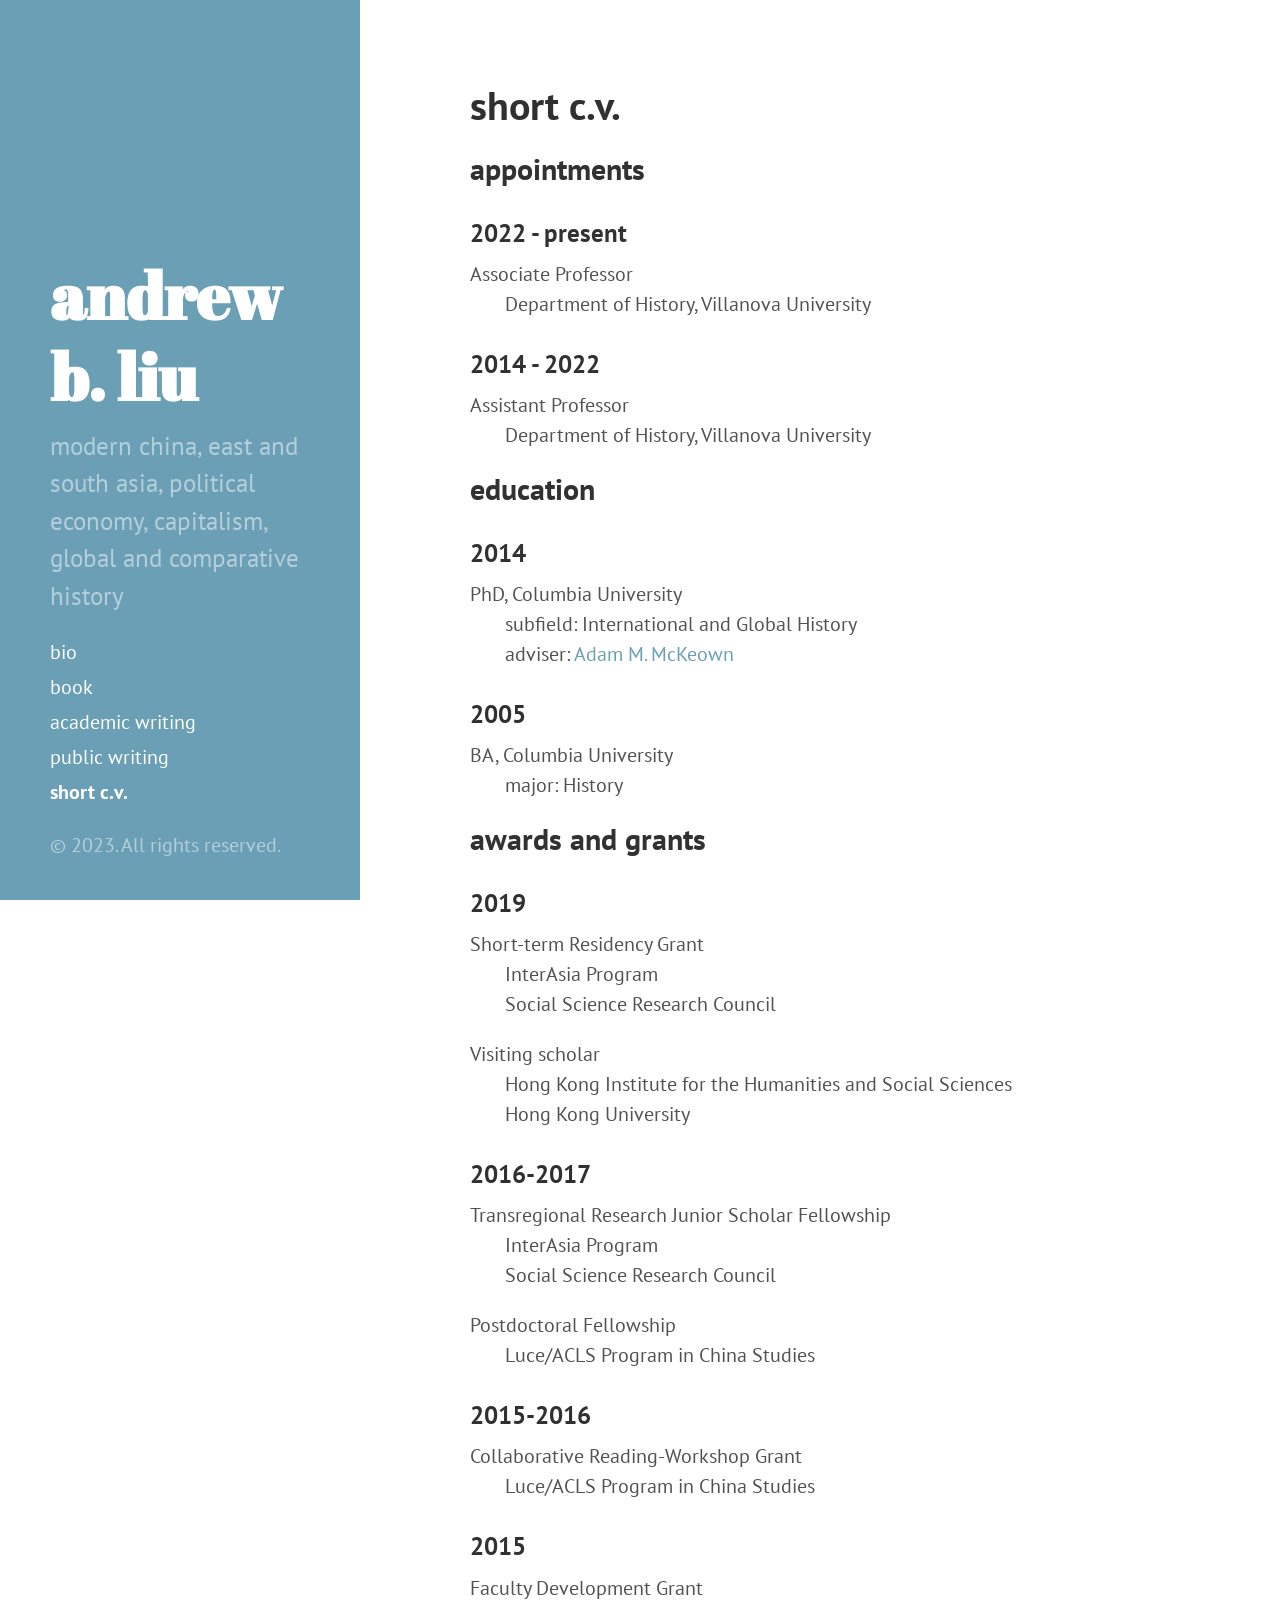
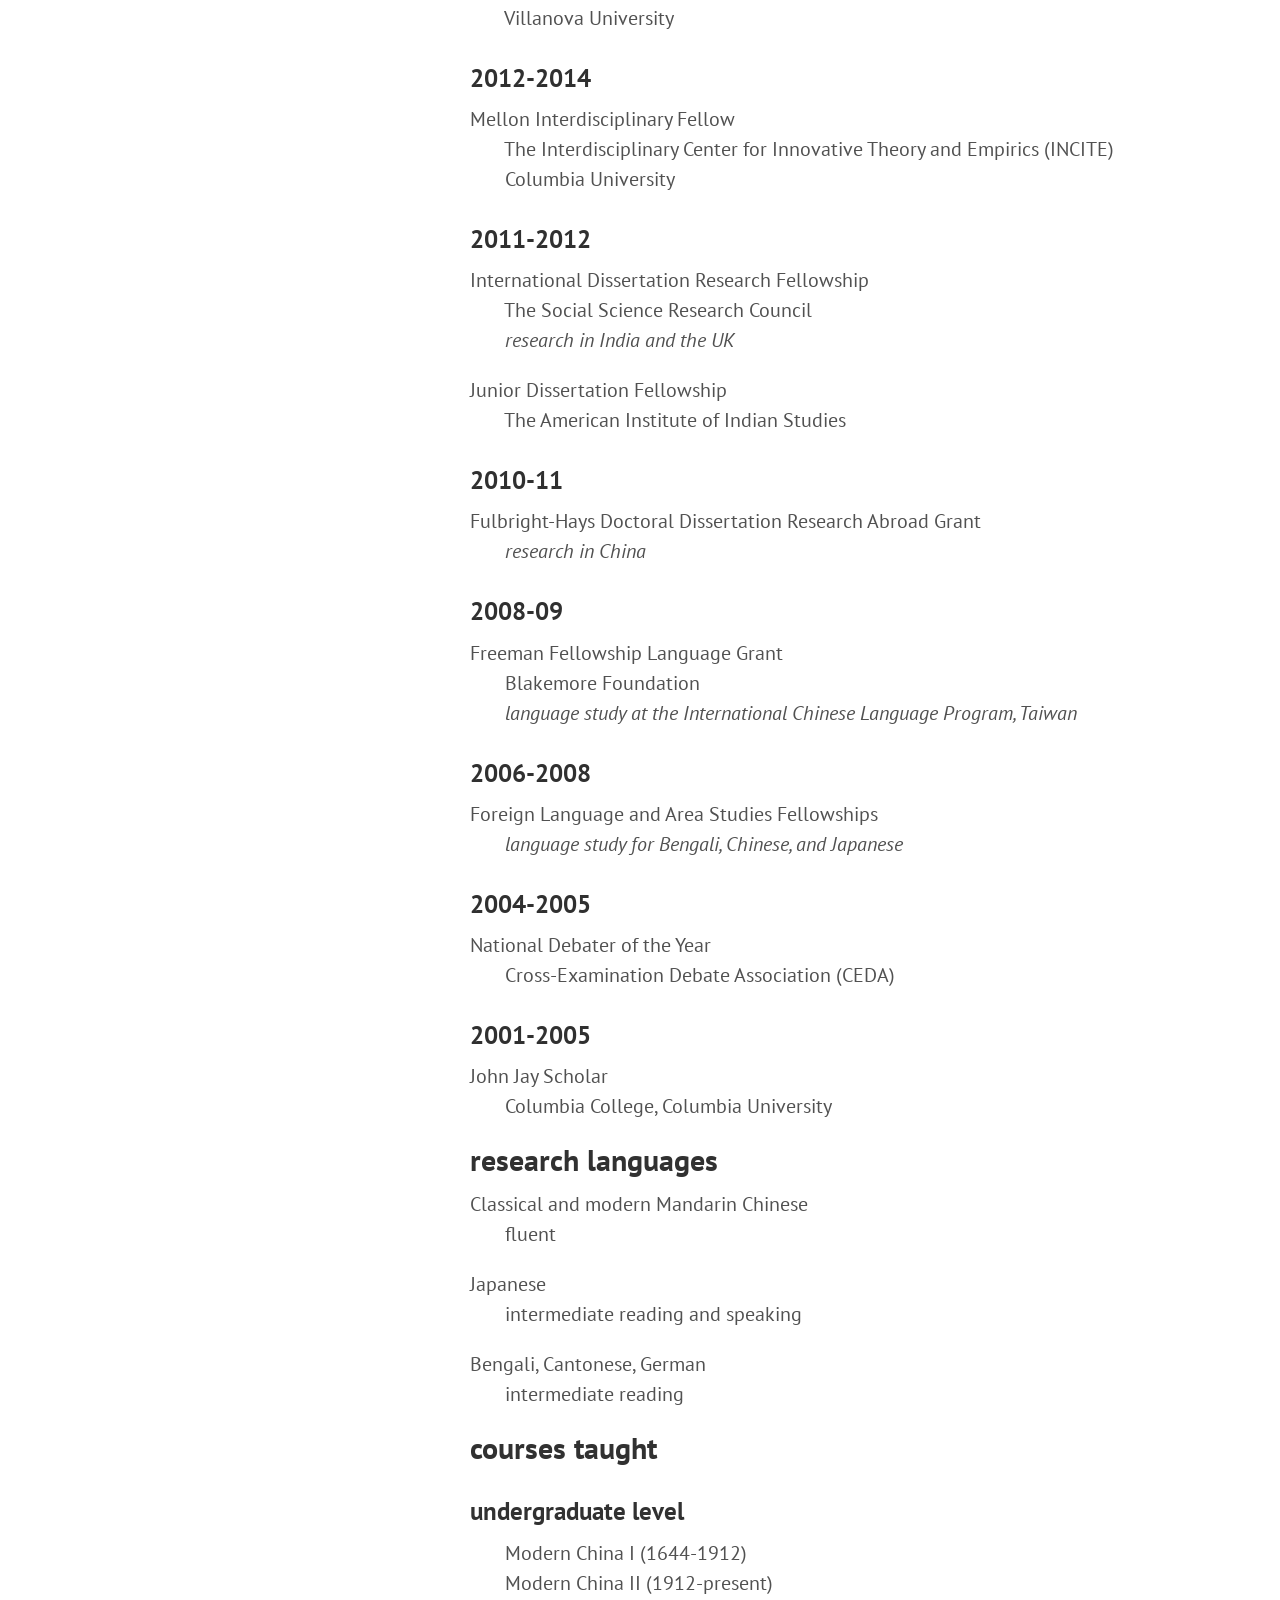
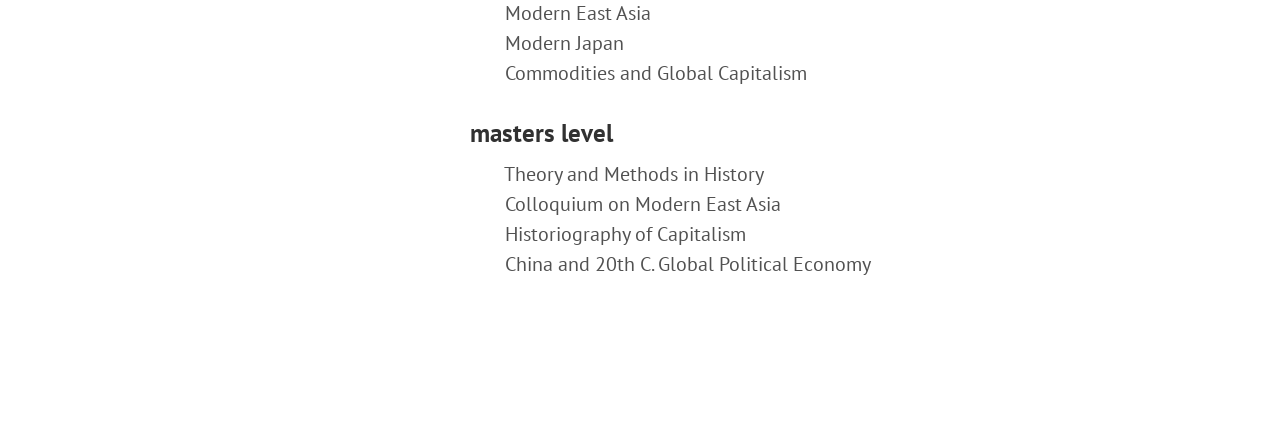
<file: shortcv/index.html>
<!DOCTYPE html>
<html lang="en-us">

  <head>
  <meta charset="UTF-8">
  <meta http-equiv="X-UA-Compatible" content="IE=edge">
  <meta http-equiv="content-type" content="text/html; charset=utf-8">

  <!-- Enable responsiveness on mobile devices-->
  <meta name="viewport" content="width=device-width, initial-scale=1.0, maximum-scale=1">

  <title>
    
      short c.v. &middot; andrew b. liu
    
  </title>

  <!-- CSS -->
  <link rel="stylesheet" href="/styles.css">
  <link rel="stylesheet" href="http://fonts.googleapis.com/css?family=PT+Sans:400,400italic,700|Abril+Fatface">

  <!-- Icons -->
  <link rel="shortcut icon" href="">

  <!-- RSS -->
  <link rel="alternate" type="application/rss+xml" title="andrew b. liu" href="/atom.xml">
</head>

  <meta name="description" content="andrew andy b. liu historian history villanova tea china capitalism india asia">
  
  <body class="theme-base-0d">

    <div class="sidebar">
  <div class="container sidebar-sticky">
    <div class="sidebar-about">
      <h1>
        <a href="/">
          andrew b. liu
        </a>
      </h1>
      <p class="lead">modern china, east and south asia, political economy, capitalism, global and comparative history</p>
    </div>

    <nav class="sidebar-nav">
      <a class="sidebar-nav-item" href="/">bio</a>
      <a class="sidebar-nav-item" href="/book/">book</a>

      

      
      
        
          
        
      
        
          
            <a class="sidebar-nav-item" href="/articles/">academic writing</a>
          
        
      
        
      
        
          
        
      
        
          
        
      
        
          
            <a class="sidebar-nav-item" href="/public/">public writing</a>
          
        
      
        
          
            <a class="sidebar-nav-item active" href="/shortcv/">short c.v.</a>
          
        
      
        
      
    </nav>

    <p>&copy; 2023. All rights reserved.</p>
  </div>
</div>

    <div class="content container">
      <div class="page">
  <h1 class="page-title">short c.v.</h1>
  <h2 id="appointments">appointments</h2>

<h3 id="2022---present">2022 - present</h3>
<p>Associate Professor <br />
       Department of History, Villanova University</p>

<h3 id="2014---2022">2014 - 2022</h3>
<p>Assistant Professor<br />
       Department of History, Villanova University</p>

<h2 id="education">education</h2>

<h3 id="2014">2014</h3>
<p>PhD, Columbia University   <br />
       subfield: International and Global History<br />
       adviser: <a href="https://www.historians.org/publications-and-directories/perspectives-on-history/december-2017/adam-mckeown-(1965%E2%80%932017)">Adam M. McKeown</a></p>

<h3 id="2005"><strong>2005</strong></h3>
<p>BA, Columbia University   <br />
       major: History</p>

<h2 id="awards-and-grants">awards and grants</h2>

<h3 id="2019"><strong>2019</strong></h3>
<p>Short-term Residency Grant <br />
       InterAsia Program  <br />
       Social Science Research Council</p>

<p>Visiting scholar<br />
       Hong Kong Institute for the Humanities and Social Sciences<br />
       Hong Kong University</p>

<h3 id="2016-2017"><strong>2016-2017</strong></h3>
<p>Transregional Research Junior Scholar Fellowship<br />
       InterAsia Program<br />
       Social Science Research Council</p>

<p>Postdoctoral Fellowship<br />
       Luce/ACLS Program in China Studies</p>

<h3 id="2015-2016"><strong>2015-2016</strong></h3>
<p>Collaborative Reading-Workshop Grant<br />
       Luce/ACLS Program in China Studies</p>

<h3 id="2015">2015</h3>
<p>Faculty Development Grant<br />
       Villanova University</p>

<h3 id="2012-2014"><strong>2012-2014</strong></h3>
<p>Mellon Interdisciplinary Fellow<br />
       The Interdisciplinary Center for Innovative Theory and Empirics (INCITE)<br />
       Columbia University</p>

<h3 id="2011-2012"><strong>2011-2012</strong></h3>
<p>International Dissertation Research Fellowship<br />
       The Social Science Research Council<br />
       <em>research in India and the UK</em></p>

<p>Junior Dissertation Fellowship<br />
       The American Institute of Indian Studies</p>

<h3 id="2010-11"><strong>2010-11</strong></h3>
<p>Fulbright-Hays Doctoral Dissertation Research Abroad Grant<br />
       <em>research in China</em></p>

<h3 id="2008-09"><strong>2008-09</strong></h3>
<p>Freeman Fellowship Language Grant<br />
       Blakemore Foundation<br />
       <em>language study at the International Chinese Language Program, Taiwan</em></p>

<h3 id="2006-2008"><strong>2006-2008</strong></h3>
<p>Foreign Language and Area Studies Fellowships<br />
       <em>language study for Bengali, Chinese, and Japanese</em></p>

<h3 id="2004-2005"><strong>2004-2005</strong></h3>
<p>National Debater of the Year<br />
       Cross-Examination Debate Association (CEDA)</p>

<h3 id="2001-2005"><strong>2001-2005</strong></h3>
<p>John Jay Scholar<br />
       Columbia College, Columbia University</p>

<h2 id="research-languages">research languages</h2>

<p>Classical and modern Mandarin Chinese<br />
       fluent</p>

<p>Japanese<br />
       intermediate reading and speaking</p>

<p>Bengali, Cantonese, German<br />
       intermediate reading</p>

<h2 id="courses-taught">courses taught</h2>

<h3 id="undergraduate-level">undergraduate level</h3>

<p>       Modern China I (1644-1912)<br />
       Modern China II (1912-present)<br />
       Modern East Asia<br />
       Modern Japan<br />
       Commodities and Global Capitalism</p>

<h3 id="masters-level">masters level</h3>

<p>       Theory and Methods in History<br />
       Colloquium on Modern East Asia<br />
       Historiography of Capitalism<br />
       China and 20th C. Global Political Economy</p>

</div>
    </div>

  </body>
</html>
</file>
<file: styles.css>
*{-webkit-box-sizing:border-box;-moz-box-sizing:border-box;box-sizing:border-box}html,body{margin:0;padding:0}html{font-family:-apple-system,BlinkMacSystemFont,"Segoe UI","Roboto","Oxygen","Ubuntu","Cantarell","Fira Sans","Droid Sans","Helvetica Neue",Arial,sans-serif;font-size:16px;line-height:1.5}@media (min-width: 38em){html{font-size:20px}}body{color:#515151;background-color:#fff;-webkit-text-size-adjust:100%;-ms-text-size-adjust:100%}a{color:#268bd2;text-decoration:none}a:hover,a:focus{text-decoration:underline}a strong{color:inherit}img{display:block;max-width:100%;margin:0 0 1rem;border-radius:5px}table{margin-bottom:1rem;width:100%;font-size:85%;border:1px solid #e5e5e5;border-collapse:collapse}td,th{padding:.25rem .5rem;border:1px solid #e5e5e5}th{text-align:left}tbody tr:nth-child(odd) td,tbody tr:nth-child(odd) th{background-color:#f9f9f9}h1,h2,h3,h4,h5,h6{margin-bottom:.5rem;font-weight:600;line-height:1.25;color:#313131;text-rendering:optimizeLegibility}h1{font-size:2rem}h2{margin-top:1rem;font-size:1.5rem}h3{margin-top:1.5rem;font-size:1.25rem}h4,h5,h6{margin-top:1rem;font-size:1rem}p{margin-top:0;margin-bottom:1rem}strong{color:#303030}ul,ol,dl{margin-top:0;margin-bottom:1rem}dt{font-weight:bold}dd{margin-bottom:.5rem}hr{position:relative;margin:1.5rem 0;border:0;border-top:1px solid #eee;border-bottom:1px solid #fff}abbr{font-size:85%;font-weight:bold;color:#555;text-transform:uppercase}abbr[title]{cursor:help;border-bottom:1px dotted #e5e5e5}blockquote{padding:.5rem 1rem;margin:.8rem 0;color:#7a7a7a;border-left:.25rem solid #e5e5e5}blockquote p:last-child{margin-bottom:0}@media (min-width: 30em){blockquote{padding-right:5rem;padding-left:1.25rem}}a[href^="#fn:"],a[href^="#fnref:"]{display:inline-block;margin-left:.1rem;font-weight:bold}.footnotes{margin-top:2rem;font-size:85%}.lead{font-size:1.25rem;font-weight:300}.highlight .hll{background-color:#ffc}.highlight .c{color:#999}.highlight .err{color:#a00;background-color:#faa}.highlight .k{color:#069}.highlight .o{color:#555}.highlight .cm{color:#09f;font-style:italic}.highlight .cp{color:#099}.highlight .c1{color:#999}.highlight .cs{color:#999}.highlight .gd{background-color:#fcc;border:1px solid #c00}.highlight .ge{font-style:italic}.highlight .gr{color:#f00}.highlight .gh{color:#030}.highlight .gi{background-color:#cfc;border:1px solid #0c0}.highlight .go{color:#aaa}.highlight .gp{color:#009}.highlight .gu{color:#030}.highlight .gt{color:#9c6}.highlight .kc{color:#069}.highlight .kd{color:#069}.highlight .kn{color:#069}.highlight .kp{color:#069}.highlight .kr{color:#069}.highlight .kt{color:#078}.highlight .m{color:#f60}.highlight .s{color:#d44950}.highlight .na{color:#4f9fcf}.highlight .nb{color:#366}.highlight .nc{color:#0a8}.highlight .no{color:#360}.highlight .nd{color:#99f}.highlight .ni{color:#999}.highlight .ne{color:#c00}.highlight .nf{color:#c0f}.highlight .nl{color:#99f}.highlight .nn{color:#0cf}.highlight .nt{color:#2f6f9f}.highlight .nv{color:#033}.highlight .ow{color:#000}.highlight .w{color:#bbb}.highlight .mf{color:#f60}.highlight .mh{color:#f60}.highlight .mi{color:#f60}.highlight .mo{color:#f60}.highlight .sb{color:#c30}.highlight .sc{color:#c30}.highlight .sd{color:#c30;font-style:italic}.highlight .s2{color:#c30}.highlight .se{color:#c30}.highlight .sh{color:#c30}.highlight .si{color:#a00}.highlight .sx{color:#c30}.highlight .sr{color:#3aa}.highlight .s1{color:#c30}.highlight .ss{color:#fc3}.highlight .bp{color:#366}.highlight .vc{color:#033}.highlight .vg{color:#033}.highlight .vi{color:#033}.highlight .il{color:#f60}.css .o,.css .o+.nt,.css .nt+.nt{color:#999}code,pre{font-family:Menlo,Monaco,"Courier New",monospace}code{padding:.25em .5em;font-size:85%;color:#bf616a;background-color:#f9f9f9;border-radius:3px}pre{margin-top:0;margin-bottom:1rem;overflow-y:scroll}pre code{padding:0;font-size:100%;color:inherit;background-color:transparent}.highlight{padding:1rem;margin-bottom:1rem;font-size:.8rem;line-height:1.4;background-color:#f9f9f9;border-radius:.25rem}.highlight pre{margin-bottom:0;overflow-x:auto}.highlight .lineno{display:inline-block;padding-right:.75rem;padding-left:.25rem;color:#999;-webkit-user-select:none;-moz-user-select:none;user-select:none}.container{max-width:38rem;padding-left:1.5rem;padding-right:1.5rem;margin-left:auto;margin-right:auto}footer{margin-bottom:2rem}html{font-family:"PT Sans", Helvetica, Arial, sans-serif}@media (min-width: 48em){html{font-size:16px}}@media (min-width: 58em){html{font-size:20px}}.sidebar{text-align:center;padding:2rem 1rem;color:rgba(255,255,255,0.5);background-color:#202020}@media (min-width: 48em){.sidebar{position:fixed;top:0;left:0;bottom:0;width:18rem;text-align:left}}.sidebar a{color:#fff}.sidebar-about h1{color:#fff;margin-top:0;font-family:"Abril Fatface", serif;font-size:3.25rem}.sidebar-nav{margin-bottom:1rem}.sidebar-nav-item{display:block;line-height:1.75}a.sidebar-nav-item:hover,a.sidebar-nav-item:focus{text-decoration:underline}.sidebar-nav-item.active{font-weight:bold}@media (min-width: 48em){.sidebar-sticky{position:absolute;right:1rem;bottom:1rem;left:1rem}}.content{padding-top:4rem;padding-bottom:4rem}@media (min-width: 48em){.content{max-width:38rem;margin-left:20rem;margin-right:2rem}}@media (min-width: 64em){.content{margin-left:22rem;margin-right:4rem}}@media (min-width: 48em){.layout-reverse .sidebar{left:auto;right:0}.layout-reverse .content{margin-left:2rem;margin-right:20rem}}@media (min-width: 64em){.layout-reverse .content{margin-left:4rem;margin-right:22rem}}.theme-base-08 .sidebar{background-color:#ac4142}.theme-base-08 .content a,.theme-base-08 .related-posts li a:hover{color:#ac4142}.theme-base-09 .sidebar{background-color:#d28445}.theme-base-09 .content a,.theme-base-09 .related-posts li a:hover{color:#d28445}.theme-base-0a .sidebar{background-color:#f4bf75}.theme-base-0a .content a,.theme-base-0a .related-posts li a:hover{color:#f4bf75}.theme-base-0b .sidebar{background-color:#90a959}.theme-base-0b .content a,.theme-base-0b .related-posts li a:hover{color:#90a959}.theme-base-0c .sidebar{background-color:#75b5aa}.theme-base-0c .content a,.theme-base-0c .related-posts li a:hover{color:#75b5aa}.theme-base-0d .sidebar{background-color:#6a9fb5}.theme-base-0d .content a,.theme-base-0d .related-posts li a:hover{color:#6a9fb5}.theme-base-0e .sidebar{background-color:#aa759f}.theme-base-0e .content a,.theme-base-0e .related-posts li a:hover{color:#aa759f}.theme-base-0f .sidebar{background-color:#8f5536}.theme-base-0f .content a,.theme-base-0f .related-posts li a:hover{color:#8f5536}.masthead{padding-top:1rem;padding-bottom:1rem;margin-bottom:3rem}.masthead-title{margin-top:0;margin-bottom:0;color:#515151}.masthead-title a{color:inherit}.masthead-title small{font-size:75%;font-weight:400;opacity:.5}.page,.post{margin-bottom:4em}.page li+li,.post li+li{margin-top:.25rem}.page-title,.post-title,.post-title a{color:#303030}.page-title,.post-title{margin-top:0}.post-date{display:block;margin-top:-.5rem;margin-bottom:1rem;color:#9a9a9a}.related{padding-top:2rem;padding-bottom:2rem;margin-bottom:2rem;border-top:1px solid #eee;border-bottom:1px solid #eee}.related-posts{padding-left:0;list-style:none}.related-posts h3{margin-top:0}.related-posts li small{font-size:75%;color:#999}.related-posts li a:hover{color:#268bd2;text-decoration:none}.related-posts li a:hover small{color:inherit}.pagination{overflow:hidden;margin:0 -1.5rem 1rem;color:#ccc;text-align:center}.pagination-item{display:block;padding:1rem;border:solid #eee;border-width:1px 0}.pagination-item:first-child{margin-bottom:-1px}a.pagination-item:hover{background-color:#f5f5f5}@media (min-width: 30em){.pagination{margin:3rem 0}.pagination-item{float:left;width:50%;border-width:1px}.pagination-item:first-child{margin-bottom:0;border-top-left-radius:4px;border-bottom-left-radius:4px}.pagination-item:last-child{margin-left:-1px;border-top-right-radius:4px;border-bottom-right-radius:4px}}.message{margin-bottom:1rem;padding:1rem;color:#717171;background-color:#f9f9f9}#markdown-toc{padding:var(--spacer-2) var(--spacer-3);margin-bottom:var(--spacer-2);border:solid var(--border-color);border-width:1px 0}#markdown-toc::before{display:block;margin-left:calc(var(--spacer-3) * -1);content:"Contents";font-size:85%;font-weight:500}.colors{display:grid;grid-template-columns:max-content 1fr}.colors dt{width:3rem;height:3rem;border-radius:var(--border-radius);box-shadow:inset 0 0 0 1px rgba(255,255,255,0.15)}.colors dd{margin-left:var(--spacer)}

/*# sourceMappingURL=styles.css.map */
</file>
